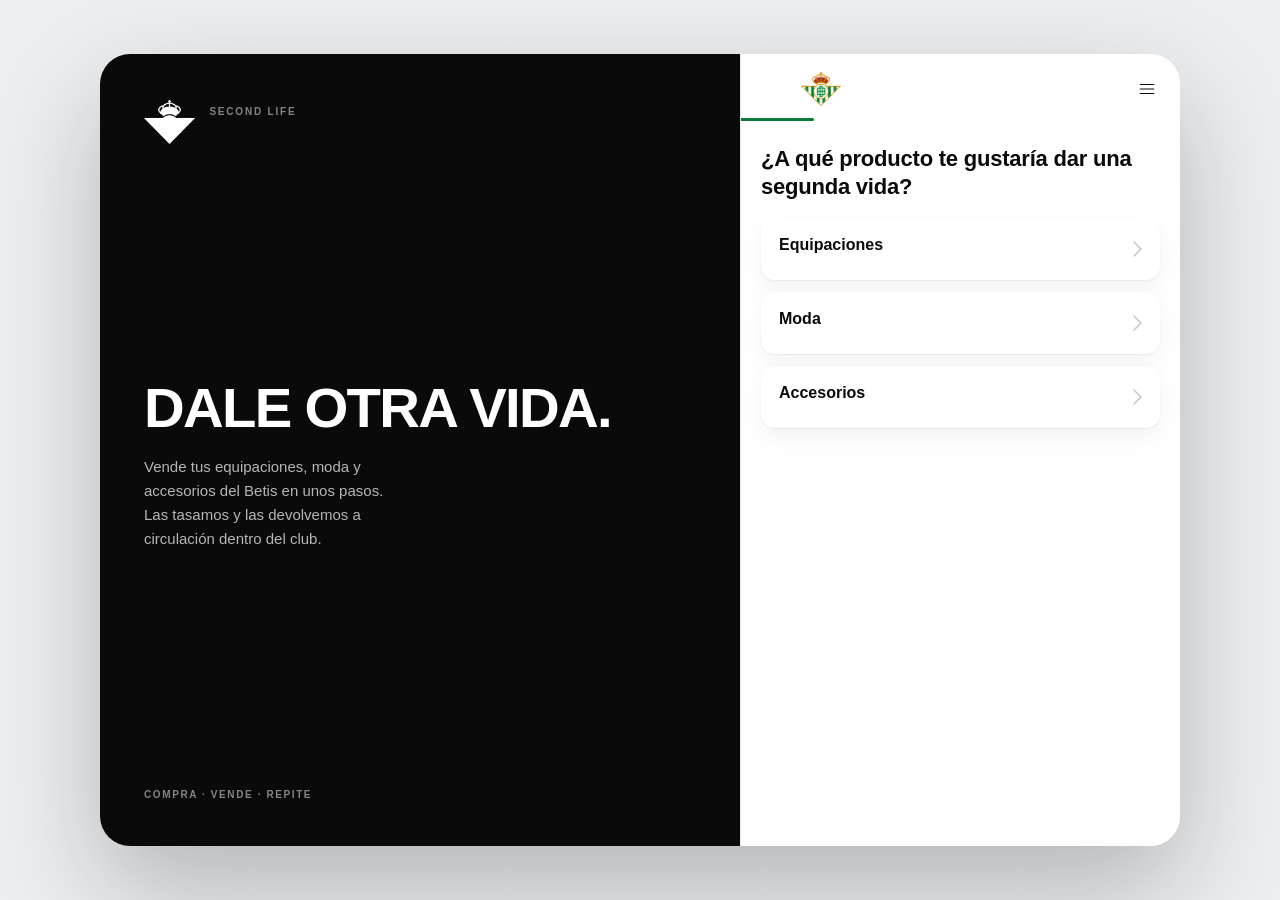
<file: app/index.html>
<!DOCTYPE html>
<html lang="es">
<head>
  <meta charset="UTF-8" />
  <meta name="viewport" content="width=device-width, initial-scale=1.0, maximum-scale=1, viewport-fit=cover" />
  <title>Real Betis · Second Life App</title>
  <meta name="theme-color" content="#ffffff" />
  <style>
    :root{
      --bg:#eceef0;
      --screen:#ffffff;
      --ink:#0a0a0a;
      --denim:#0B7A3B;
      --muted:#8a8a8f;
      --line:#e7e7ea;
      --chevron:#c7c7cc;
      --disabled:#ededf0;
      --disabled-text:#b3b3b8;
      --shadow:0 1px 2px rgba(0,0,0,.06), 0 10px 24px rgba(0,0,0,.05);
    }

    *{box-sizing:border-box}
    html,body{height:100%}
    body{
      margin:0;
      font-family:-apple-system, BlinkMacSystemFont, "Helvetica Neue", Helvetica, Arial, sans-serif;
      background:var(--bg);
      color:var(--ink);
      -webkit-font-smoothing:antialiased;
      display:flex;
      justify-content:center;
      align-items:flex-start;
    }
    button{font:inherit;border:none;background:none;cursor:pointer;color:inherit}
    a{color:inherit;text-decoration:none}

    .shell{
      width:100%;
      display:flex;
      justify-content:center;
    }

    .app{
      width:100%;
      max-width:430px;
      min-height:100vh;
      min-height:100dvh;
      background:var(--screen);
      display:flex;
      flex-direction:column;
      position:relative;
      overflow:hidden;
    }

    /* Panel editorial de marca (solo escritorio) */
    .brand-panel{display:none}

    /* Tablet: tarjeta tipo móvil centrada */
    @media (min-width:481px){
      body{align-items:center;padding:22px 0}
      .app{
        min-height:auto;
        height:90vh;
        max-height:920px;
        border-radius:36px;
        box-shadow:0 32px 80px rgba(0,0,0,.20);
      }
    }

    /* Escritorio: split panel de marca + app */
    @media (min-width:1024px){
      body{padding:34px}
      .shell{
        width:100%;
        max-width:1080px;
        height:88vh;
        max-height:880px;
        background:var(--screen);
        border-radius:30px;
        overflow:hidden;
        box-shadow:0 44px 110px rgba(0,0,0,.24);
      }
      .app{
        width:440px;
        max-width:440px;
        flex-shrink:0;
        height:100%;
        min-height:0;
        max-height:none;
        border-radius:0;
        box-shadow:none;
        border-left:1px solid var(--line);
      }
      .brand-panel{
        display:flex;
        flex:1;
        min-width:0;
        flex-direction:column;
        justify-content:space-between;
        padding:46px 44px;
        background:var(--ink);
        color:#fff;
        /* Para usar foto de fondo: descomenta y ajusta la ruta
        background-image:linear-gradient(rgba(0,0,0,.45),rgba(0,0,0,.45)), url('Imagenes/brand.webp');
        background-size:cover; background-position:center; */
      }
      .bp-top{display:flex;align-items:flex-start;gap:14px}
      .bp-logo{display:flex;align-items:center}
      .bp-logo img{height:44px;width:auto;display:block;object-fit:contain;filter:brightness(0) invert(1)}
      .bp-tag{font-size:10px;font-weight:700;letter-spacing:.18em;text-transform:uppercase;color:rgba(255,255,255,.5);margin-top:6px}
      .bp-title{
        margin:0;
        font-size:clamp(42px,4.4vw,72px);
        line-height:.92;
        letter-spacing:-.03em;
        font-weight:800;
        text-transform:uppercase;
      }
      .bp-copy{max-width:32ch;margin:22px 0 0;font-size:15px;line-height:1.6;color:rgba(255,255,255,.7)}
      .bp-foot{font-size:10px;font-weight:700;letter-spacing:.16em;text-transform:uppercase;color:rgba(255,255,255,.5)}
    }

    /* HEADER */
    .app-header{
      display:flex;
      align-items:center;
      gap:12px;
      padding:18px 18px 12px;
      flex-shrink:0;
    }
    .brand{
      display:flex;
      align-items:center;
      margin-right:auto;
    }
    .brand img{
      height:34px;
      width:auto;
      display:block;
      object-fit:contain;
    }
    .icon-btn{
      width:30px;height:30px;
      display:flex;align-items:center;justify-content:center;
      color:var(--ink);
    }
    .icon-btn:active{opacity:.5}

    .app-progress{height:3px;background:transparent;flex-shrink:0;margin:0 0 2px}
    .app-progress i{display:block;height:3px;background:var(--denim);width:16%;border-radius:0 2px 2px 0;transition:width .35s ease}

    .app-main{
      flex:1;
      overflow-y:auto;
      -webkit-overflow-scrolling:touch;
      padding:18px 20px 20px;
    }
    .app-footer{padding:12px 20px calc(22px + env(safe-area-inset-bottom));flex-shrink:0}
    .app-footer:empty{display:none;padding:0}

    /* TYPE */
    .q{
      margin:4px 0 18px;
      font-size:22px;
      font-weight:700;
      line-height:1.25;
      letter-spacing:-.01em;
    }
    .q-sub{
      margin:-8px 0 20px;
      font-size:14px;
      line-height:1.5;
      color:var(--muted);
    }

    /* ROWS / CARDS */
    .list{display:flex;flex-direction:column;gap:12px}
    .row{
      width:100%;
      display:flex;
      align-items:center;
      gap:14px;
      text-align:left;
      background:var(--screen);
      border-radius:14px;
      padding:18px 18px;
      box-shadow:var(--shadow);
      transition:transform .12s ease, box-shadow .2s ease;
    }
    .row:hover{box-shadow:0 2px 4px rgba(0,0,0,.08), 0 14px 30px rgba(0,0,0,.07)}
    .row:active{transform:scale(.99)}
    .row .label{flex:1;min-width:0;font-size:16px}
    .row .label .t{display:block;font-weight:600}
    .row .label .s{display:block;margin-top:3px;font-size:13px;color:var(--muted)}
    .row .chev{color:var(--chevron);flex-shrink:0}

    /* BUTTONS */
    .btn{
      width:100%;
      height:52px;
      border-radius:13px;
      font-size:16px;
      font-weight:600;
      display:flex;
      align-items:center;
      justify-content:center;
      gap:8px;
      transition:opacity .2s ease, transform .12s ease;
    }
    .btn:active{transform:scale(.99)}
    .btn-primary{background:var(--ink);color:#fff}
    .btn-disabled{background:var(--disabled);color:var(--disabled-text);cursor:not-allowed}
    .btn-outline{background:#fff;color:var(--ink);border:1.6px solid var(--ink)}

    /* FIELD */
    .field{
      width:100%;
      min-height:240px;
      border:1px solid var(--line);
      border-radius:14px;
      padding:16px;
      font:inherit;
      font-size:16px;
      line-height:1.5;
      resize:none;
      outline:none;
      color:var(--ink);
    }
    .field:focus{border-color:#cfcfd4}
    .field::placeholder{color:#bcbcc2}

    /* FILES */
    .drop-label{margin:0 0 12px;font-size:16px}
    .drop{
      border:2px dashed #d4d4d8;
      border-radius:14px;
      min-height:210px;
      display:flex;
      align-items:center;
      justify-content:center;
      color:#bdbdc2;
      cursor:pointer;
      transition:border-color .2s ease, background .2s ease;
    }
    .drop.dragover{border-color:var(--ink);background:#fafafa}
    .files-grid{display:grid;grid-template-columns:repeat(3,1fr);gap:8px;margin-top:12px}
    .files-grid img{width:100%;aspect-ratio:1;object-fit:cover;border-radius:10px;display:block}
    .missing{margin:14px 0 0;font-size:15px}

    /* FINISH */
    .finish-badge{
      width:54px;height:54px;border-radius:50%;
      background:var(--ink);color:#fff;
      display:flex;align-items:center;justify-content:center;
      margin:8px 0 18px;
    }
    .summary{margin-top:22px;border-top:1px solid var(--line)}
    .summary-item{padding:16px 0;border-bottom:1px solid var(--line)}
    .summary-item .si-cat{font-size:11px;font-weight:700;letter-spacing:.12em;text-transform:uppercase;color:var(--muted)}
    .summary-item .si-name{margin:6px 0 2px;font-size:16px;font-weight:600}
    .summary-item .si-meta{font-size:13px;color:var(--muted)}

    /* MENU */
    .menu{
      position:absolute;inset:0;
      background:rgba(255,255,255,.99);
      z-index:50;
      padding:60px 26px;
      display:none;
    }
    .menu.open{display:block}
    .menu-close{position:absolute;top:18px;right:18px;width:30px;height:30px;display:flex;align-items:center;justify-content:center}
    .menu a{
      display:block;
      font-size:24px;
      font-weight:800;
      text-transform:uppercase;
      letter-spacing:-.01em;
      padding:16px 0;
      border-bottom:1px solid var(--line);
    }
    .menu a:active{opacity:.5}

    /* FORM FIELDS (identidad / OTP) */
    .label{display:block;margin:0 0 8px;font-size:14px;font-weight:600}
    .input{
      width:100%;height:54px;
      border:1px solid var(--line);border-radius:12px;
      padding:0 16px;font:inherit;font-size:16px;outline:none;color:var(--ink);
      background:#fff;
    }
    .input:focus{border-color:#cfcfd4}
    .input::placeholder{color:#bcbcc2}
    .gap{height:22px}

    .select{
      width:100%;height:54px;
      border:1px solid var(--line);border-radius:12px;
      padding:0 16px;font:inherit;font-size:16px;outline:none;color:var(--ink);
      background:#fff;appearance:none;
      background-image:url("data:image/svg+xml,%3Csvg xmlns='http://www.w3.org/2000/svg' width='12' height='8' viewBox='0 0 12 8'%3E%3Cpath d='M1 1l5 5 5-5' stroke='%238a8a8f' stroke-width='1.6' fill='none' stroke-linecap='round'/%3E%3C/svg%3E");
      background-repeat:no-repeat;background-position:right 16px center;
    }
    .select:focus{border-color:#cfcfd4}
    .select.placeholder{color:#bcbcc2}
    .field-group{display:flex;flex-direction:column;gap:14px;margin-bottom:18px}

    .otp{display:flex;gap:8px;margin:2px 0 0}
    .otp input{
      flex:1;min-width:0;height:60px;text-align:center;
      border:1px solid var(--line);border-radius:12px;
      font-size:22px;font-weight:600;outline:none;color:var(--ink);background:#fff;
      -moz-appearance:textfield;
    }
    .otp input:focus{border-color:var(--ink)}
    .hint{margin:12px 0 16px;font-size:14px;color:#6f6f74}

    /* CONFIRMACIÓN */
    .section-label{margin:24px 0 14px;font-size:18px;font-weight:400}
    .confirm-card{
      border:1px solid var(--line);border-radius:14px;
      padding:16px;display:flex;gap:14px;margin-bottom:14px;
    }
    .confirm-thumb{
      width:64px;height:64px;border-radius:10px;flex-shrink:0;overflow:hidden;
      background:#f3f3f5;display:flex;align-items:center;justify-content:center;color:#c2c2c8;
    }
    .confirm-thumb img{width:100%;height:100%;object-fit:cover}
    .confirm-body{flex:1;min-width:0}
    .cc-name{margin:0 0 2px;font-size:17px;font-weight:600}
    .cc-cond{margin:0 0 6px;font-size:14px;color:var(--muted)}
    .cc-det{margin:0 0 10px;font-size:13px;color:#6f6f74;word-break:break-word}
    .cc-imgs{display:flex;gap:6px;flex-wrap:wrap;margin:0 0 12px}
    .cc-imgs img{width:54px;height:54px;border-radius:8px;object-fit:cover;display:block}
    .tag-review{
      display:inline-block;background:var(--ink);color:#fff;
      font-size:14px;font-weight:600;border-radius:20px;padding:8px 16px;
    }

    /* MODAL */
    .modal{position:absolute;inset:0;z-index:60;display:none;align-items:center;justify-content:center;padding:22px}
    .modal.open{display:flex}
    .modal-backdrop{position:absolute;inset:0;background:rgba(0,0,0,.45)}
    .modal-card{position:relative;background:#fff;border-radius:16px;padding:22px;width:100%;max-width:360px}
    .modal-head{display:flex;align-items:center;justify-content:space-between;margin-bottom:14px}
    .modal-title{font-size:19px;font-weight:600}
    .modal-text{margin:0 0 20px;font-size:15px;line-height:1.5;color:#3a3a3f}
    .modal-actions{display:flex;gap:12px}
    .modal-actions .btn{height:50px}

    /* ÉXITO */
    .app-main.center{display:flex;flex-direction:column;justify-content:center;align-items:center;text-align:center}
    .done-title{display:flex;align-items:center;justify-content:center;gap:12px;font-size:26px;font-weight:500;margin-bottom:26px}
    .done-main{margin:0 0 10px;font-size:18px;font-weight:600}
    .done-sub{margin:0;max-width:330px;font-size:15px;line-height:1.5;color:var(--muted)}

    @media (prefers-reduced-motion: reduce){
      *{transition:none !important}
    }
  </style>
</head>
<body>
  <div class="shell">
    <aside class="brand-panel">
      <div class="bp-top">
        <span class="bp-logo">
          <img src="[data-uri]" alt="Real Betis Balompié" />
        </span>
        <span class="bp-tag">Second Life</span>
      </div>
      <div>
        <h2 class="bp-title">Dale otra vida.</h2>
        <p class="bp-copy">Vende tus equipaciones, moda y accesorios del Betis en unos pasos. Las tasamos y las devolvemos a circulación dentro del club.</p>
      </div>
      <div class="bp-foot">Compra · Vende · Repite</div>
    </aside>

    <div class="app">
      <header class="app-header">
      <button class="icon-btn" id="backBtn" aria-label="Atrás" style="visibility:hidden">
        <svg width="11" height="18" viewBox="0 0 11 18" fill="none" stroke="currentColor" stroke-width="1.8" stroke-linecap="round" stroke-linejoin="round"><path d="M9 1L2 9l7 8"/></svg>
      </button>
      <div class="brand">
        <img src="[data-uri]" alt="Real Betis Balompié" />
      </div>
      <button class="icon-btn" id="menuBtn" aria-label="Menú">
        <svg width="22" height="22" viewBox="0 0 24 24" fill="none" stroke="currentColor" stroke-width="1.6" stroke-linecap="round"><path d="M3 6h18M3 12h18M3 18h18"/></svg>
      </button>
    </header>

    <div class="app-progress"><i id="progressBar"></i></div>

    <main class="app-main" id="appMain"></main>
    <footer class="app-footer" id="appFooter"></footer>

    <nav class="menu" id="appMenu">
      <button class="menu-close" id="menuClose" aria-label="Cerrar">
        <svg width="22" height="22" viewBox="0 0 24 24" fill="none" stroke="currentColor" stroke-width="1.7" stroke-linecap="round"><path d="M5 5l14 14M19 5L5 19"/></svg>
      </button>
      <a data-go="home">Inicio</a>
      <a data-cat="equipaciones">Equipaciones</a>
      <a data-cat="moda">Moda</a>
      <a data-cat="accesorios">Accesorios</a>
    </nav>

    <div class="modal" id="finishModal">
      <div class="modal-backdrop" data-close></div>
      <div class="modal-card">
        <div class="modal-head">
          <div class="modal-title">Finalizar proceso</div>
          <button class="icon-btn" data-close aria-label="Cerrar">
            <svg width="20" height="20" viewBox="0 0 24 24" fill="none" stroke="currentColor" stroke-width="1.7" stroke-linecap="round"><path d="M5 5l14 14M19 5L5 19"/></svg>
          </button>
        </div>
        <p class="modal-text">¿Estás seguro de que quieres finalizar el proceso?</p>
        <div class="modal-actions">
          <button class="btn btn-outline" data-close>Cancelar</button>
          <button class="btn btn-primary" id="finishConfirm">Finalizar</button>
        </div>
      </div>
    </div>
    </div>
  </div>

  <script>
    // ---------- DATOS ----------
    const CATS = [
      { key:'equipaciones', label:'Equipaciones' },
      { key:'moda', label:'Moda' },
      { key:'accesorios', label:'Accesorios' }
    ];
    const CAT_LABEL = { equipaciones:'Equipaciones', moda:'Moda', accesorios:'Accesorios' };

    const SUBCATS = {
      equipaciones: [
        'Primera equipación', 'Segunda equipación', 'Tercera equipación', 'Equipación porteros'
      ],
      moda: [
        'Camisetas', 'Sudaderas y chándal', 'Chaquetas y chalecos',
        'Polos y camisas', 'Jerseys', 'Pantalones y shorts'
      ],
      accesorios: [
        'Bufandas y banderas', 'Gorros y gorras', 'Mochilas', 'Calzado', 'Souvenirs'
      ]
    };

    // Campos a mostrar en "Detalles del producto" según categoría
    const DETAIL_FIELDS = {
      equipaciones: ['talla', 'temporada', 'genero'],
      moda: ['talla', 'color', 'genero'],
      accesorios: ['talla', 'color']
    };

    const CONDITIONS = [
      { t:'Nuevo*', s:'Nunca usado, con etiquetas' },
      { t:'Muy buen estado*', s:'Sin defectos visibles' },
      { t:'Buen estado*', s:'Uso normal, pequeñas marcas de uso' },
      { t:'Con señales de uso*', s:'Visible desgaste, funcional' }
    ];

    const CHEV = '<svg class="chev" width="9" height="16" viewBox="0 0 9 16" fill="none"><path d="M1 1l7 7-7 7" stroke="currentColor" stroke-width="1.6" stroke-linecap="round" stroke-linejoin="round"/></svg>';
    const UPLOAD = '<svg width="34" height="34" viewBox="0 0 24 24" fill="none" stroke="currentColor" stroke-width="1.5" stroke-linecap="round" stroke-linejoin="round"><path d="M12 16V4"/><path d="M7 9l5-5 5 5"/><path d="M4 16v2a2 2 0 0 0 2 2h12a2 2 0 0 0 2-2v-2"/></svg>';
    const CHECK = '<svg width="26" height="26" viewBox="0 0 24 24" fill="none" stroke="currentColor" stroke-width="2" stroke-linecap="round" stroke-linejoin="round"><path d="M4 12l5 5L20 6"/></svg>';
    const PLACEHOLDER = '<svg width="28" height="28" viewBox="0 0 24 24" fill="none" stroke="currentColor" stroke-width="1.4"><rect x="3" y="3" width="18" height="18" rx="2"/><circle cx="8.5" cy="8.5" r="1.5"/><path d="M21 15l-5-5L5 21"/></svg>';

    function esc(s){ return String(s == null ? '' : s).replace(/[&<>"]/g, c => ({'&':'&amp;','<':'&lt;','>':'&gt;','"':'&quot;'}[c])); }

    const TOTAL = 6;

    // ---------- ESTADO ----------
    let state = {
      step: 1,
      category: null,
      subcategory: null,
      condition: null,
      size: '',
      color: '',
      season: '',
      gender: '',
      details: '',
      images: [],
      email: '',
      items: []
    };
    let otpTimer = null;

    // ---------- REFS ----------
    const appMain = document.getElementById('appMain');
    const appFooter = document.getElementById('appFooter');
    const backBtn = document.getElementById('backBtn');
    const progressBar = document.getElementById('progressBar');
    const appMenu = document.getElementById('appMenu');

    // ---------- HELPERS ----------
    function resetItem(){
      state.category = null;
      state.subcategory = null;
      state.condition = null;
      state.size = '';
      state.color = '';
      state.season = '';
      state.gender = '';
      state.details = '';
      state.images = [];
    }
    function resetAll(){
      state.items = [];
      resetItem();
      state.step = 1;
    }
    function snapshot(){
      return {
        category: state.category,
        subcategory: state.subcategory,
        condition: state.condition,
        size: state.size,
        color: state.color,
        season: state.season,
        gender: state.gender,
        details: state.details,
        images: state.images.slice()
      };
    }
    function setChrome(){
      if(otpTimer){ clearInterval(otpTimer); otpTimer = null; }
      var modal = document.getElementById('finishModal');
      if(modal) modal.classList.remove('open');
      appMenu.classList.remove('open');
      backBtn.style.visibility = (state.step === 1 || state.step === 10) ? 'hidden' : 'visible';
      appMain.classList.toggle('center', state.step === 10);
      const track = progressBar.parentElement;
      track.style.visibility = state.step === 10 ? 'hidden' : 'visible';
      const frac = state.step >= 7 ? 1 : state.step / TOTAL;
      progressBar.style.width = (frac * 100) + '%';
      appMain.scrollTop = 0;
    }
    function go(step){ state.step = step; render(); }

    // ---------- RENDER ----------
    function render(){
      setChrome();
      switch(state.step){
        case 1: renderCategory(); break;
        case 2: renderSubcategory(); break;
        case 3: renderCondition(); break;
        case 4: renderDetails(); break;
        case 5: renderFiles(); break;
        case 6: renderAddMore(); break;
        case 7: renderIdentity(); break;
        case 8: renderOTP(); break;
        case 9: renderConfirm(); break;
        case 10: renderSuccess(); break;
      }
    }

    function renderCategory(){
      appMain.innerHTML =
        '<h1 class="q">¿A qué producto te gustaría dar una segunda vida?</h1>' +
        '<div class="list">' +
          CATS.map(c => '<button class="row" data-cat="' + c.key + '"><span class="label">' + c.label + '</span>' + CHEV + '</button>').join('') +
        '</div>';
      appFooter.innerHTML = '';
      appMain.querySelectorAll('[data-cat]').forEach(b => {
        b.addEventListener('click', () => { state.category = b.dataset.cat; go(2); });
      });
    }

    function renderSubcategory(){
      const list = SUBCATS[state.category] || [];
      appMain.innerHTML =
        '<h1 class="q">Elige el tipo de producto</h1>' +
        '<div class="list">' +
          list.map((s, i) => '<button class="row" data-sub="' + i + '"><span class="label">' + s + '</span>' + CHEV + '</button>').join('') +
        '</div>';
      appFooter.innerHTML = '';
      appMain.querySelectorAll('[data-sub]').forEach(b => {
        b.addEventListener('click', () => { state.subcategory = list[+b.dataset.sub]; go(3); });
      });
    }

    function renderCondition(){
      appMain.innerHTML =
        '<h1 class="q">¿Cuál es el estado de tu artículo?</h1>' +
        '<p class="q-sub">*El producto será tasado por nuestros agentes.</p>' +
        '<div class="list">' +
          CONDITIONS.map((c, i) =>
            '<button class="row" data-cond="' + i + '"><span class="label"><span class="t">' + c.t + '</span><span class="s">' + c.s + '</span></span>' + CHEV + '</button>'
          ).join('') +
        '</div>';
      appFooter.innerHTML = '';
      appMain.querySelectorAll('[data-cond]').forEach(b => {
        b.addEventListener('click', () => { state.condition = CONDITIONS[+b.dataset.cond].t; go(4); });
      });
    }

    const SIZES = ['XXS','XS','S','M','L','XL','XXL','XXXL','34','36','38','40','42','44','46','48','36 (calzado)','37','38','39','40 (calzado)','41','42 (calzado)','43','44 (calzado)','45','Talla única'];
    const COLORS = ['Verde','Blanco','Verde y blanco (rayas)','Negro','Gris','Dorado','Grana','Multicolor','Otro'];
    const SEASONS = ['2026/27','2025/26','2024/25','2023/24','2022/23','Anterior a 2022/23 (retro)'];
    const GENDERS = ['Hombre','Mujer','Niño'];

    const FIELD_DEF = {
      talla: { label:'Talla', options: SIZES, placeholder:'Selecciona una talla' },
      color: { label:'Color', options: COLORS, placeholder:'Selecciona un color' },
      temporada: { label:'Temporada', options: SEASONS, placeholder:'Selecciona una temporada' },
      genero: { label:'Género', options: GENDERS, placeholder:'Selecciona un género' }
    };
    // Mapeo de cada campo a su clave en el estado del artículo
    const FIELD_STATE_KEY = { talla:'size', color:'color', temporada:'season', genero:'gender' };

    function renderDetails(){
      const fields = DETAIL_FIELDS[state.category] || ['talla', 'color'];

      const fieldHTML = fields.map(f => {
        const def = FIELD_DEF[f];
        const stateKey = FIELD_STATE_KEY[f];
        const current = state[stateKey] || '';
        const opts = '<option value="" disabled>' + def.placeholder + '</option>' +
          def.options.map(o => '<option value="' + o + '"' + (current === o ? ' selected' : '') + '>' + o + '</option>').join('');
        return '<div><label class="label">' + def.label + '</label><select class="select" id="sel_' + f + '">' + opts + '</select></div>';
      }).join('');

      appMain.innerHTML =
        '<h1 class="q">Detalles del producto</h1>' +
        '<p class="q-sub">Cuéntanos más sobre tu artículo.</p>' +
        '<div class="field-group">' + fieldHTML + '</div>' +
        '<label class="label">Descripción</label>' +
        '<textarea class="field" id="story" placeholder="¿Cuál es su historia?"></textarea>';
      appFooter.innerHTML = '<button class="btn btn-disabled" id="cont" disabled>Continuar</button>';

      const ta = document.getElementById('story');
      const cont = document.getElementById('cont');
      ta.value = state.details || '';

      const selects = fields.map(f => ({ f, el: document.getElementById('sel_' + f), key: FIELD_STATE_KEY[f] }));

      const sync = () => {
        state.details = ta.value;
        let allFilled = true;
        selects.forEach(s => {
          state[s.key] = s.el.value;
          if(!s.el.value) allFilled = false;
        });
        const ok = ta.value.trim().length > 0 && allFilled;
        cont.disabled = !ok;
        cont.className = 'btn ' + (ok ? 'btn-primary' : 'btn-disabled');
      };
      ta.addEventListener('input', sync);
      selects.forEach(s => s.el.addEventListener('change', sync));
      sync();
      cont.addEventListener('click', () => { if(!cont.disabled) go(5); });
    }

    function renderFiles(){
      const remaining = Math.max(0, 2 - state.images.length);
      const missingTxt = remaining > 0
        ? 'Faltan ' + remaining + ' ' + (remaining === 1 ? 'imagen' : 'imágenes') + '.'
        : 'Imágenes añadidas.';
      appMain.innerHTML =
        '<h1 class="q">Archivos</h1>' +
        '<p class="q-sub">Añade imágenes o documentos del producto.</p>' +
        '<p class="drop-label">Añade fotos o arrastra imágenes aquí</p>' +
        '<div class="drop" id="drop"><input type="file" id="fileInput" accept="image/*" multiple hidden>' + UPLOAD + '</div>' +
        (state.images.length ? '<div class="files-grid">' + state.images.map(u => '<img src="' + u + '" alt="">').join('') + '</div>' : '') +
        '<p class="missing">' + missingTxt + '</p>';

      const ok = state.images.length >= 2;
      appFooter.innerHTML = '<button class="btn ' + (ok ? 'btn-primary' : 'btn-disabled') + '" id="cont"' + (ok ? '' : ' disabled') + '>Continuar</button>';

      const drop = document.getElementById('drop');
      const input = document.getElementById('fileInput');
      const cont = document.getElementById('cont');

      drop.addEventListener('click', () => input.click());
      input.addEventListener('change', e => addFiles(e.target.files));
      drop.addEventListener('dragover', e => { e.preventDefault(); drop.classList.add('dragover'); });
      drop.addEventListener('dragleave', () => drop.classList.remove('dragover'));
      drop.addEventListener('drop', e => { e.preventDefault(); drop.classList.remove('dragover'); addFiles(e.dataTransfer.files); });
      cont.addEventListener('click', () => { if(!cont.disabled) go(6); });
    }

    function addFiles(fileList){
      Array.from(fileList || []).forEach(f => {
        if(f.type && f.type.indexOf('image') === 0 && state.images.length < 6){
          state.images.push(URL.createObjectURL(f));
        }
      });
      render();
    }

    function renderAddMore(){
      appMain.innerHTML =
        '<h1 class="q">¿Quieres añadir más?</h1>' +
        '<p class="q-sub">Añade más artículos para aumentar el valor de reventa.</p>';
      appFooter.innerHTML =
        '<button class="btn btn-primary" id="addAnother">+ Añadir otro artículo</button>' +
        '<button class="btn btn-outline" id="noContinue" style="margin-top:12px">No, continuar</button>';

      document.getElementById('addAnother').addEventListener('click', () => {
        state.items.push(snapshot());
        resetItem();
        go(1);
      });
      document.getElementById('noContinue').addEventListener('click', () => {
        state.items.push(snapshot());
        go(7);
      });
    }

    function renderIdentity(){
      appMain.innerHTML =
        '<h1 class="q">Verifica tu identidad</h1>' +
        '<p class="q-sub">Te enviaremos un código a tu correo para verificar tu identidad.</p>' +
        '<label class="label">Email</label>' +
        '<input class="input" id="email" type="email" autocomplete="email" placeholder="email@example.com" value="' + esc(state.email) + '">';
      appFooter.innerHTML = '<button class="btn btn-disabled" id="send" disabled>Enviar</button>';

      const email = document.getElementById('email');
      const send = document.getElementById('send');
      const valid = () => /^\S+@\S+\.\S+$/.test(email.value.trim());
      const sync = () => {
        state.email = email.value;
        const ok = valid();
        send.disabled = !ok;
        send.className = 'btn ' + (ok ? 'btn-primary' : 'btn-disabled');
      };
      email.addEventListener('input', sync);
      sync();
      send.addEventListener('click', () => { if(!send.disabled) go(8); });
    }

    function renderOTP(){
      appMain.innerHTML =
        '<h1 class="q">Verifica tu identidad</h1>' +
        '<p class="q-sub">Te enviaremos un código a tu correo para verificar tu identidad.</p>' +
        '<label class="label">Email</label>' +
        '<input class="input" id="otpEmail" type="email" value="' + esc(state.email) + '">' +
        '<div class="gap"></div>' +
        '<label class="label">Código de verificación</label>' +
        '<div class="otp" id="otp">' +
          [0,1,2,3,4,5].map(() => '<input inputmode="numeric" maxlength="1">').join('') +
        '</div>' +
        '<p class="hint">Revisa tu email e introduce el código.</p>' +
        '<button class="btn btn-primary" id="paste">Pegar código</button>';
      appFooter.innerHTML = '<button class="btn btn-disabled" id="resend" disabled>Reenviar código (53s)</button>';

      const boxes = Array.from(appMain.querySelectorAll('.otp input'));
      const code = () => boxes.map(b => b.value).join('');
      const check = () => { if(/^\d{6}$/.test(code())) setTimeout(() => { if(state.step === 8) go(9); }, 160); };

      boxes.forEach((b, i) => {
        b.addEventListener('input', () => {
          b.value = b.value.replace(/\D/g, '').slice(0, 1);
          if(b.value && i < 5) boxes[i + 1].focus();
          check();
        });
        b.addEventListener('keydown', e => {
          if(e.key === 'Backspace' && !b.value && i > 0) boxes[i - 1].focus();
        });
      });

      document.getElementById('otpEmail').addEventListener('input', e => { state.email = e.target.value; });

      document.getElementById('paste').addEventListener('click', async () => {
        let c = '';
        try { c = (await navigator.clipboard.readText()).replace(/\D/g, '').slice(0, 6); } catch(_){}
        if(c.length < 6) c = '482913';
        boxes.forEach((b, i) => { b.value = c[i] || ''; });
        check();
      });

      const resend = document.getElementById('resend');
      let secs = 53;
      otpTimer = setInterval(() => {
        secs--;
        if(secs <= 0){
          clearInterval(otpTimer); otpTimer = null;
          resend.disabled = false;
          resend.className = 'btn btn-outline';
          resend.textContent = 'Reenviar código';
          resend.addEventListener('click', () => go(8));
        } else {
          resend.textContent = 'Reenviar código (' + secs + 's)';
        }
      }, 1000);
    }

    function renderConfirm(){
      const cards = state.items.map(it => {
        const cond = (it.condition || '').replace(/\*$/, '');
        const thumb = (it.images && it.images.length) ? '<img src="' + it.images[0] + '" alt="">' : PLACEHOLDER;
        const imgs = (it.images || []).map(u => '<img src="' + u + '" alt="">').join('');
        return '<div class="confirm-card">' +
            '<div class="confirm-thumb">' + thumb + '</div>' +
            '<div class="confirm-body">' +
              '<p class="cc-name">' + (CAT_LABEL[it.category] || '') + ' / ' + (it.subcategory || '') + '</p>' +
              '<p class="cc-cond">' + cond + '</p>' +
              (function(){
                const parts = [];
                if(it.size) parts.push('Talla: ' + esc(it.size));
                if(it.color) parts.push('Color: ' + esc(it.color));
                if(it.season) parts.push('Temporada: ' + esc(it.season));
                if(it.gender) parts.push('Género: ' + esc(it.gender));
                return parts.length ? '<p class="cc-det">' + parts.join(' · ') + '</p>' : '';
              })() +
              (it.details ? '<p class="cc-det">Descripción: ' + esc(it.details) + '</p>' : '') +
              (imgs ? '<div class="cc-imgs">' + imgs + '</div>' : '') +
              '<span class="tag-review">Necesita revisión</span>' +
            '</div>' +
          '</div>';
      }).join('');

      appMain.innerHTML =
        '<h1 class="q">Confirmación</h1>' +
        '<p class="q-sub">Confirma los productos antes de finalizar.</p>' +
        '<p class="section-label">Productos</p>' +
        cards;
      appFooter.innerHTML = '<button class="btn btn-primary" id="confirm">Confirmar</button>';
      document.getElementById('confirm').addEventListener('click', openFinishModal);
    }

    function renderSuccess(){
      appMain.innerHTML =
        '<div class="done-title">' + CHECK + ' ¡Listo!</div>' +
        '<p class="done-main">Has finalizado el proceso con éxito.</p>' +
        '<p class="done-sub">Recibirás un correo cuando se seleccionen los productos aptos para segunda vida.</p>';
      appFooter.innerHTML = '<button class="btn btn-primary" id="restart">Iniciar segunda vida</button>';
      document.getElementById('restart').addEventListener('click', () => { resetAll(); render(); });
    }

    function openFinishModal(){ document.getElementById('finishModal').classList.add('open'); }

    // ---------- NAV GLOBAL ----------
    backBtn.addEventListener('click', () => { if(state.step > 1) go(state.step - 1); });
    document.getElementById('menuBtn').addEventListener('click', () => appMenu.classList.add('open'));
    document.getElementById('menuClose').addEventListener('click', () => appMenu.classList.remove('open'));
    appMenu.querySelectorAll('a').forEach(a => {
      a.addEventListener('click', () => {
        if(a.dataset.go === 'home'){ resetAll(); render(); }
        else if(a.dataset.cat){ state.category = a.dataset.cat; go(2); }
        appMenu.classList.remove('open');
      });
    });

    const finishModal = document.getElementById('finishModal');
    finishModal.querySelectorAll('[data-close]').forEach(el => {
      el.addEventListener('click', () => finishModal.classList.remove('open'));
    });
    document.getElementById('finishConfirm').addEventListener('click', () => {
      finishModal.classList.remove('open');
      go(10);
    });

    render();
  </script>
</body>
</html>
</file>
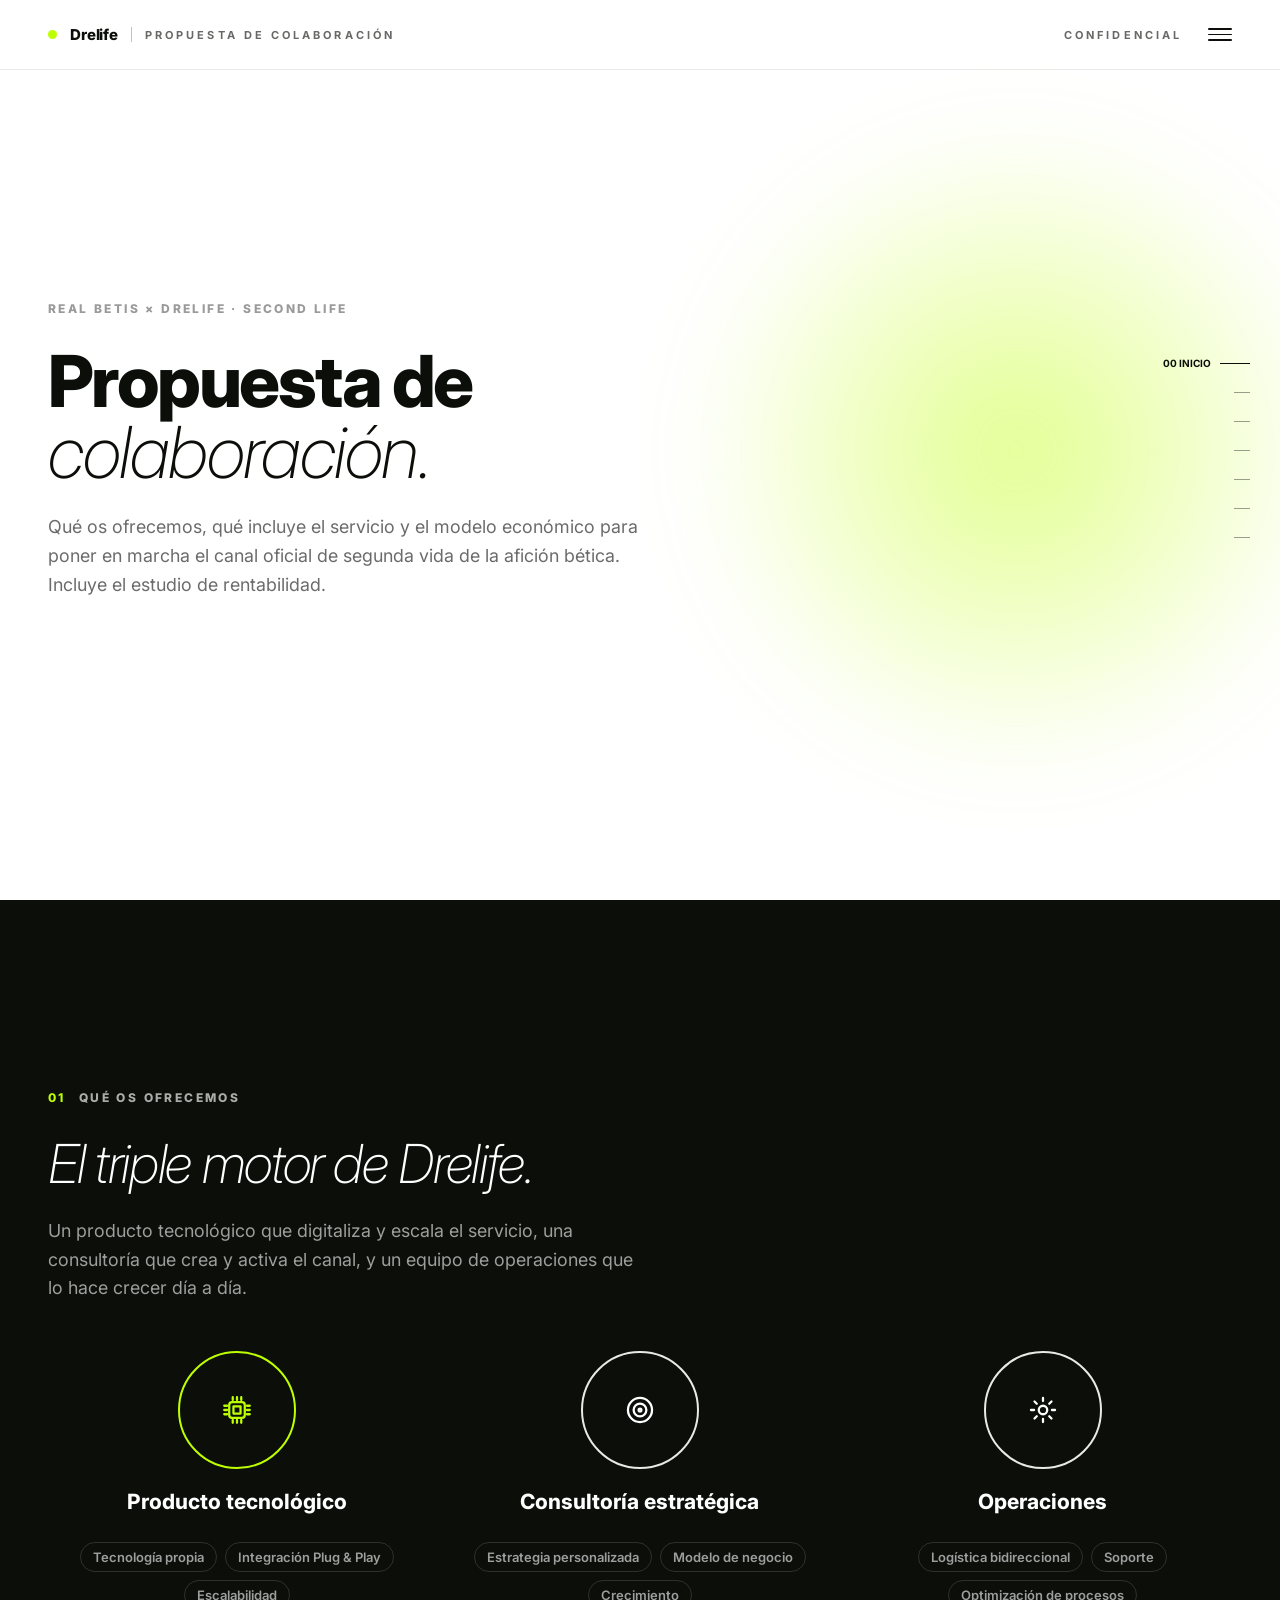
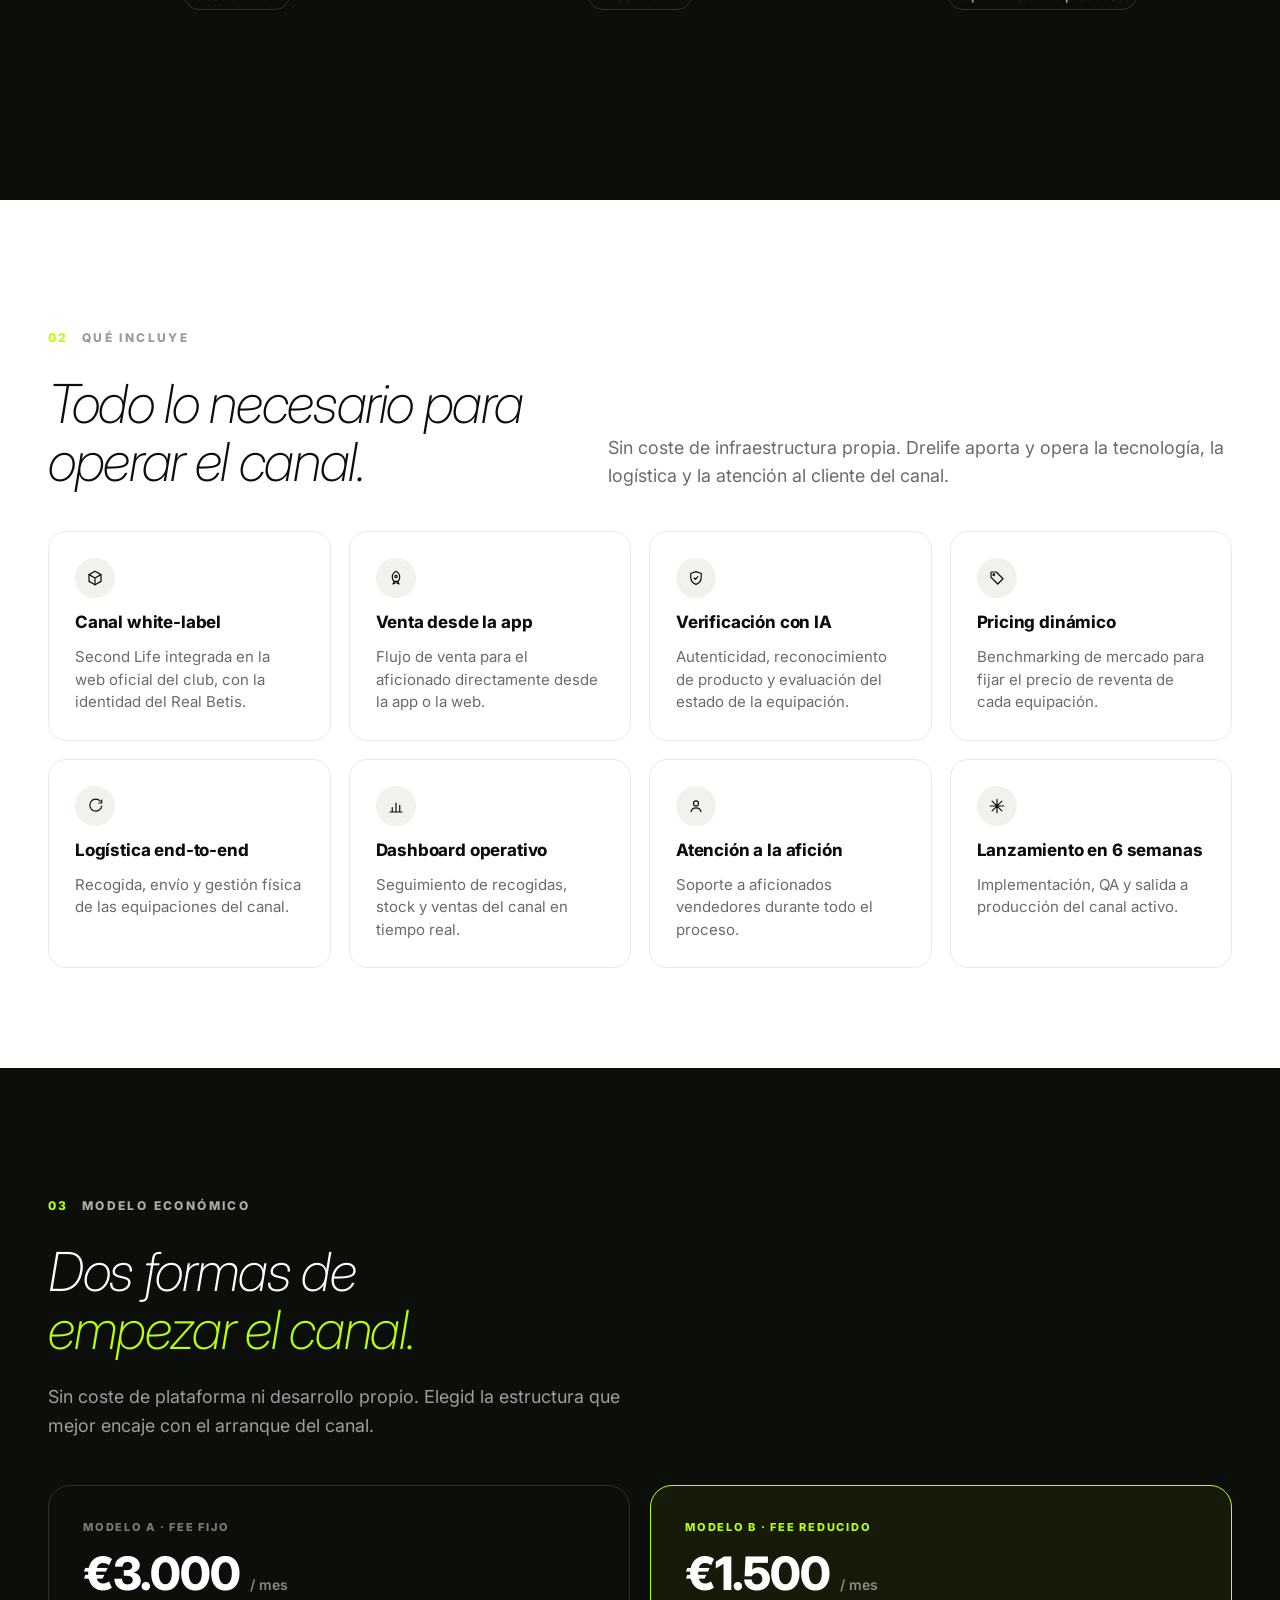
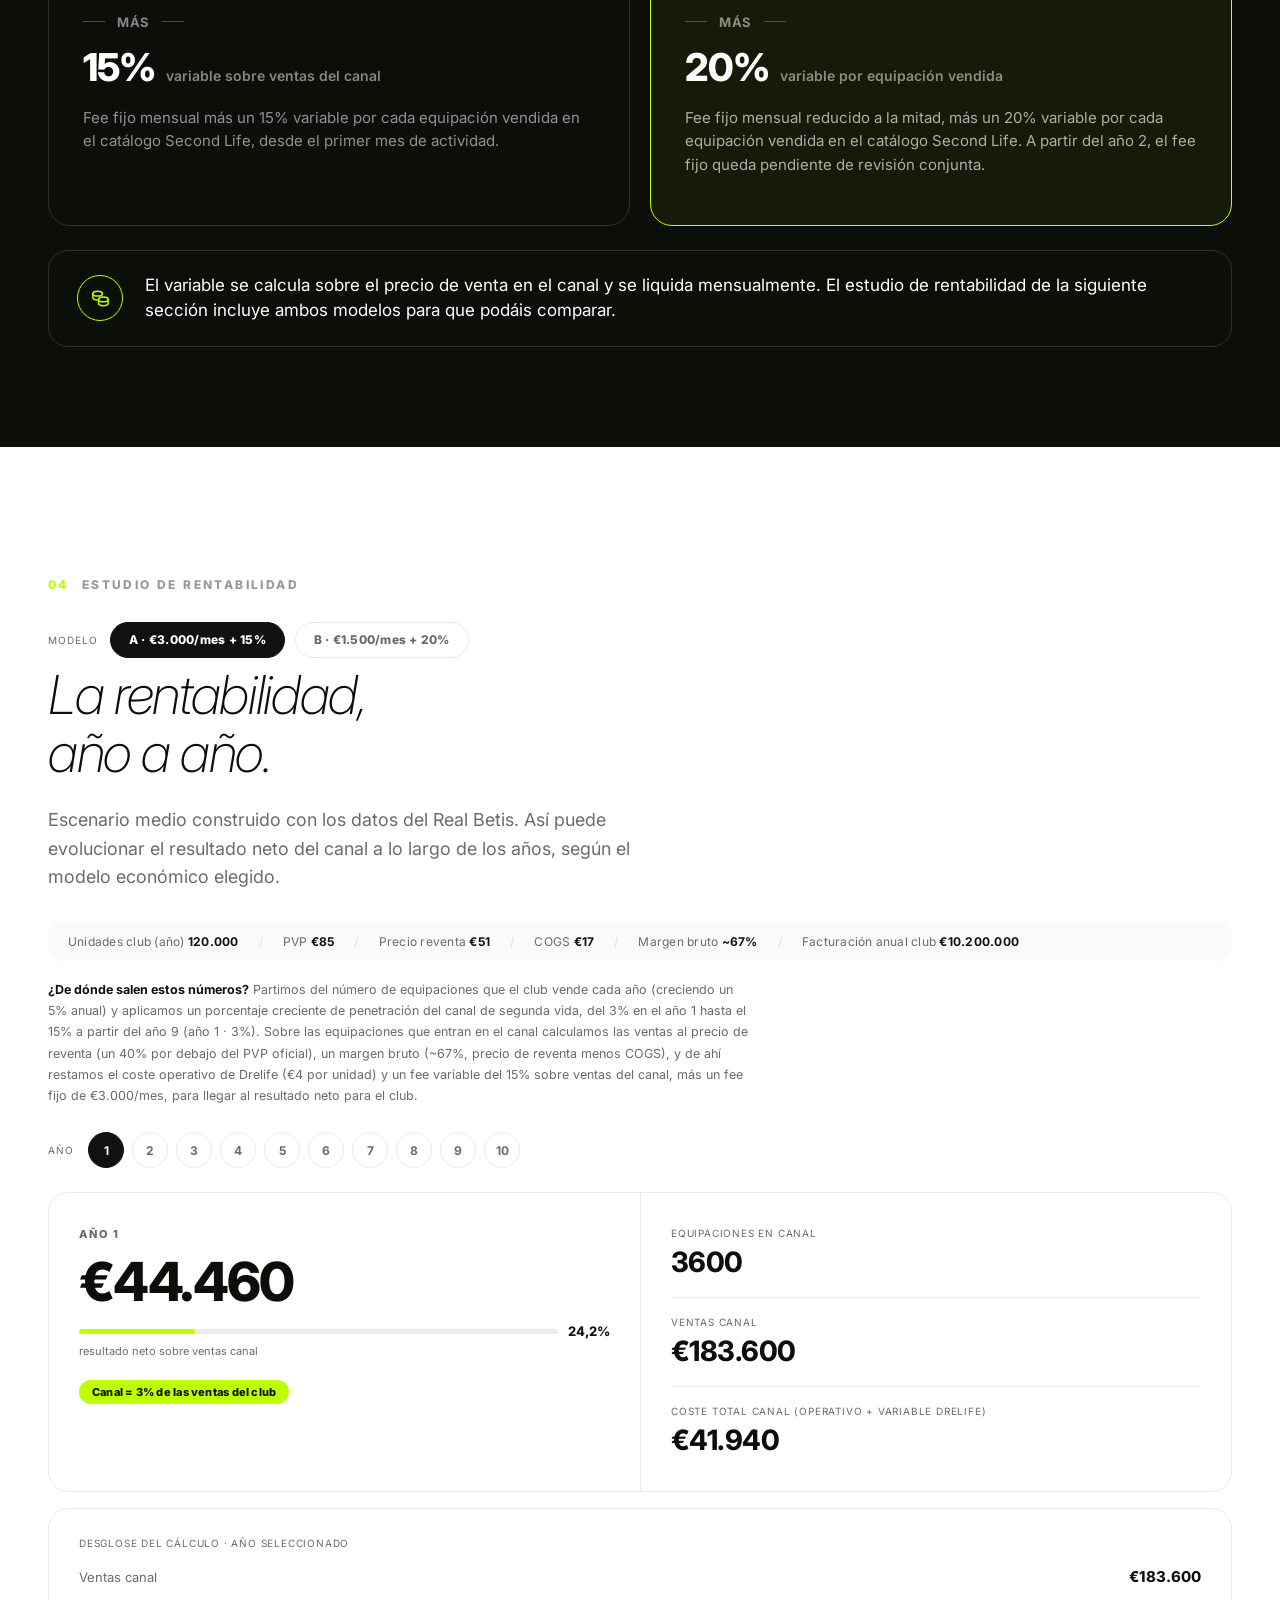
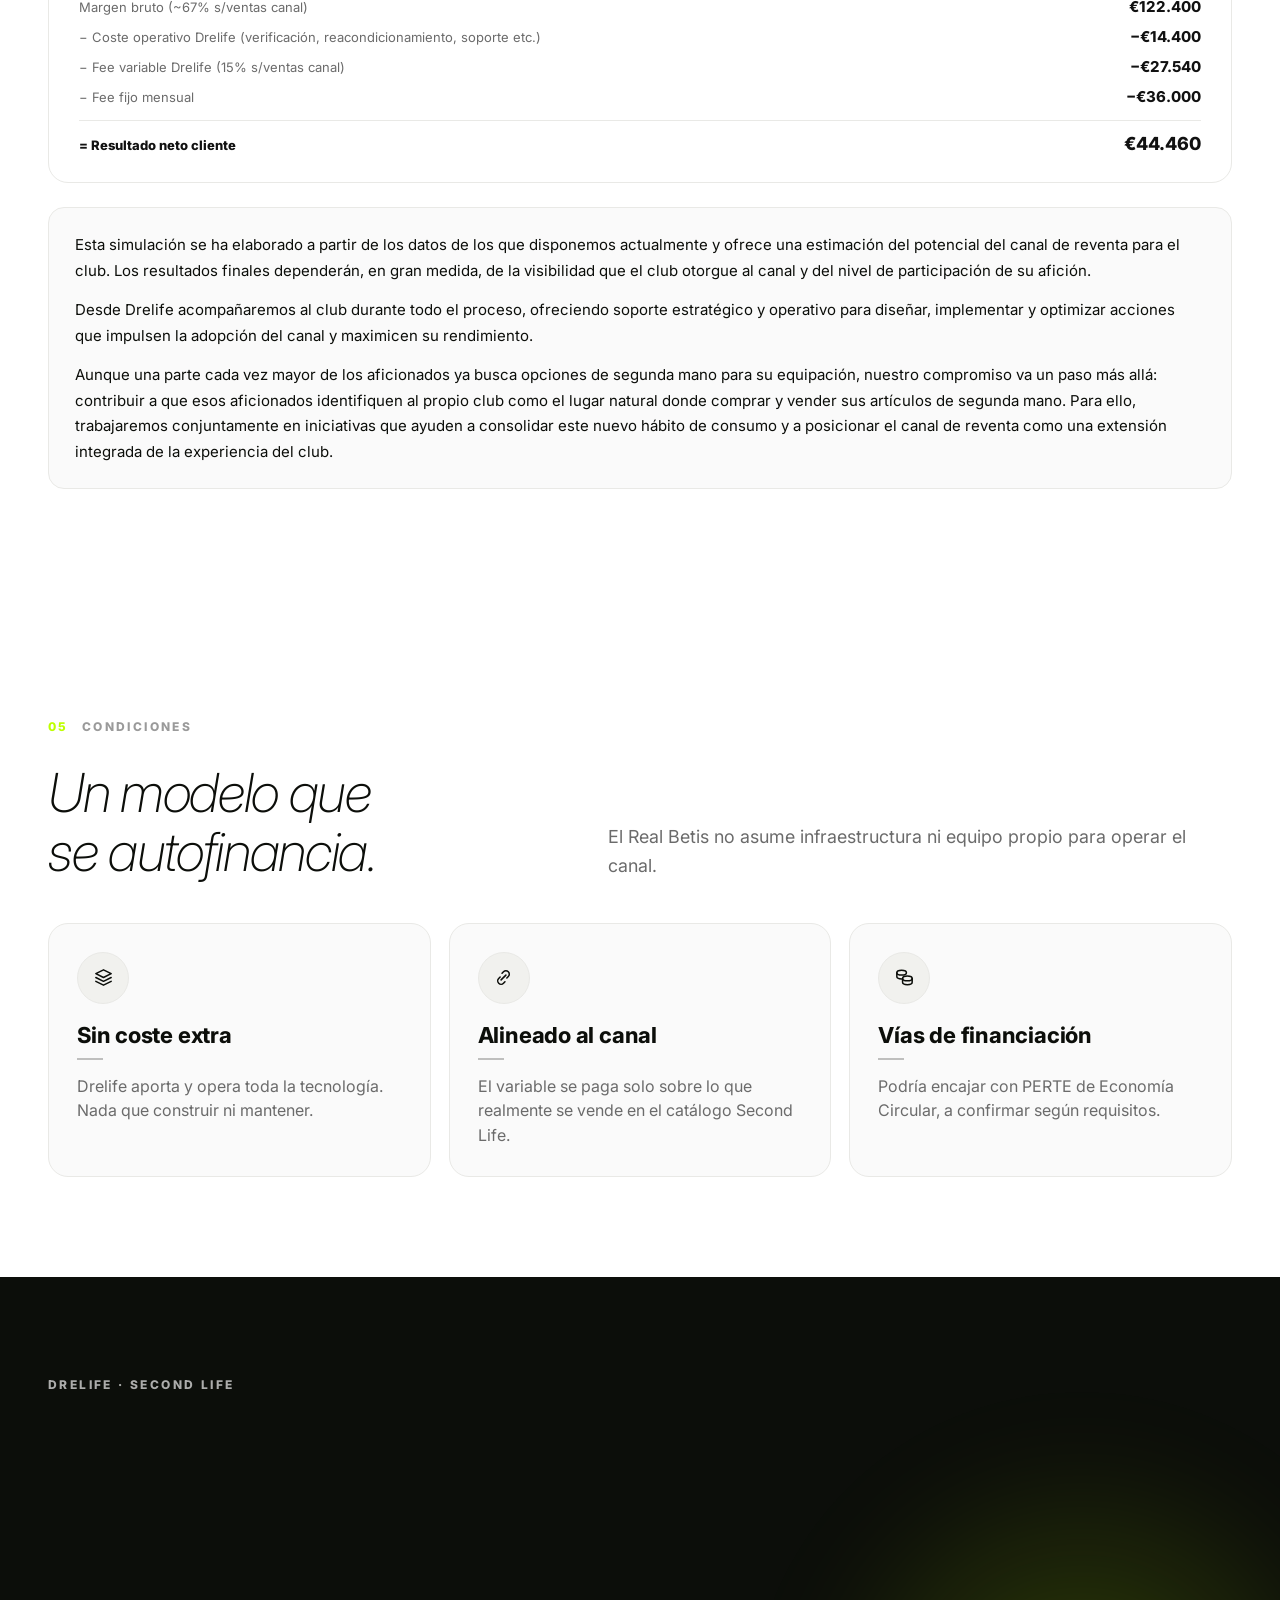
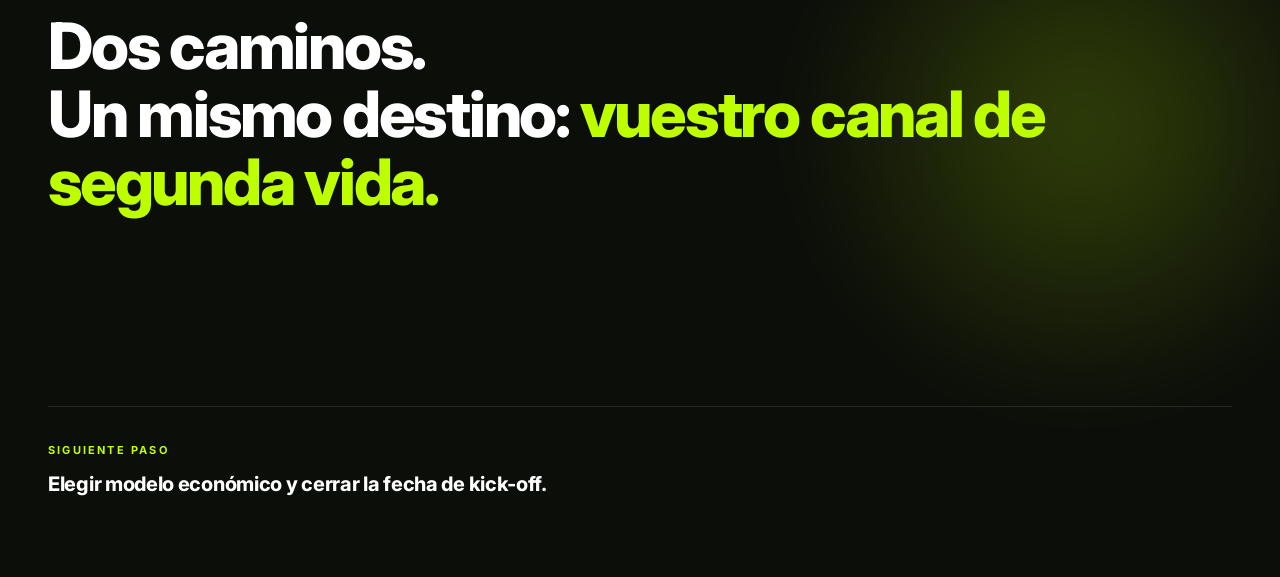
<file: propuesta/index.html>
<!doctype html><html lang="es"><head><meta charset="utf-8">
<meta name="viewport" content="width=device-width,initial-scale=1">
<title>Drelife &times; Real Betis | Propuesta de colaboraci&oacute;n</title>
<link rel="preconnect" href="https://fonts.googleapis.com">
<link rel="preconnect" href="https://fonts.gstatic.com" crossorigin>
<link href="https://fonts.googleapis.com/css2?family=Inter:ital,wght@0,400;0,600;0,700;0,800;1,200&display=swap" rel="stylesheet">
<style>:root{
  --accent:#BEFF00;
  --ink:#0c0e0a; --ink-2:#13160f;
  --paper:#ffffff;
  --line-d:rgba(255,255,255,.14); --line-l:#e9e9e6;
  --mut-d:rgba(255,255,255,.60); --mut-l:#6b6b6b;
  --card-d:rgba(255,255,255,.028); --card-l:#fafafa;
}
*,*::before,*::after{box-sizing:border-box}
html{scroll-behavior:smooth}
body{margin:0;background:var(--ink);color:#fff;
  font-family:Inter,"Helvetica Neue",Arial,system-ui,-apple-system,"Segoe UI",sans-serif;
  -webkit-font-smoothing:antialiased;letter-spacing:0}
a{color:inherit;text-decoration:none}
svg{display:block}
p,li{font-style:normal;font-weight:400}

/* ── TOPBAR ── */
.topbar{position:fixed;top:0;left:0;right:0;z-index:60;display:flex;align-items:center;justify-content:space-between;
  min-height:70px;padding:0 48px;transition:background .4s ease,border-color .4s ease,color .4s ease;
  border-bottom:1px solid var(--line-d);background:rgba(12,14,10,.72);backdrop-filter:blur(20px) saturate(1.3)}
.brand{display:flex;align-items:center;gap:13px}
.brand__dot{width:9px;height:9px;border-radius:50%;background:var(--accent);flex:0 0 auto}
.brand__name{font-size:15px;font-weight:800;letter-spacing:-.01em}
.brand__sep{width:1px;height:15px;background:currentColor;opacity:.25}
.brand__ctx,.topbar .meta{font-size:11px;font-weight:700;letter-spacing:.28em;text-transform:uppercase;opacity:.62}
.topbar .menu{display:flex;flex-direction:column;gap:4px;width:24px}
.topbar .menu span{height:1.6px;background:currentColor;border-radius:2px}
body[data-top="light"] .topbar{background:rgba(255,255,255,.82);color:var(--ink);border-bottom-color:var(--line-l)}

.progress{position:fixed;top:0;left:0;z-index:65;width:100%;height:2px;background:transparent}
.progress__bar{height:100%;width:0;background:var(--accent);transition:width .15s linear}

.side-nav{position:fixed;right:30px;top:50%;transform:translateY(-50%);z-index:55}
.side-nav ul{list-style:none;margin:0;padding:0;display:flex;flex-direction:column;gap:11px}
.side-nav a{display:flex;align-items:center;justify-content:flex-end;gap:9px;min-height:18px;font-size:10px;font-weight:700;text-transform:uppercase;color:currentColor;opacity:.4}
.side-nav span:first-child{opacity:0;transform:translateX(6px);transition:.25s;white-space:nowrap}
.side-nav i{display:block;width:16px;height:1px;background:currentColor;transition:.25s}
.side-nav a:hover span:first-child,.side-nav a.on span:first-child{opacity:1;transform:none}
.side-nav a.on{opacity:1}.side-nav a.on i{width:30px}
body[data-top="light"] .side-nav{color:var(--ink)}
body[data-top="dark"] .side-nav{color:#fff}

.sec{position:relative;min-height:100vh;display:flex;align-items:center;padding:100px 48px}
.sec--auto{min-height:auto;padding:130px 48px 100px}
.sec--dark{background:var(--ink);color:#fff}
.sec--light{background:var(--paper);color:var(--ink)}
.wrap{width:100%;max-width:1300px;margin:0 auto;position:relative;z-index:2}

.eyebrow{display:flex;align-items:center;gap:13px;font-size:12px;font-weight:800;letter-spacing:.2em;text-transform:uppercase;margin-bottom:30px}
.eyebrow .n{color:var(--accent)}
.sec--dark .eyebrow .t{color:rgba(255,255,255,.66)} .sec--light .eyebrow .t{color:#9a9a9a}

.h1{font-size:clamp(38px,5.6vw,76px);font-weight:800;line-height:1;letter-spacing:-.035em;margin:0}
.h2{font-size:clamp(32px,4.2vw,56px);font-weight:200;font-style:italic;line-height:1.08;letter-spacing:-.025em;margin:0;font-family:'Inter',sans-serif}
.lime{color:var(--accent)}
.lead{font-size:clamp(17px,1.4vw,20px);line-height:1.6;margin:24px 0 0;font-weight:400;font-style:normal}
.sec--dark .lead{color:var(--mut-d)} .sec--light .lead{color:var(--mut-l)}
.maxw{max-width:460px}

.ico{width:52px;height:52px;border-radius:50%;display:inline-flex;align-items:center;justify-content:center;flex:0 0 auto;border:1px solid var(--line-d)}
.ico svg{width:23px;height:23px}
.sec--light .ico{border-color:var(--line-l)}
.ico--lime{background:var(--accent);color:var(--ink);border-color:var(--accent)}
.ico--ghost{background:rgba(255,255,255,.06)}
.sec--light .ico--soft{background:#f1f1ee}

.card{border-radius:20px;border:1px solid var(--line-d);background:var(--card-d);padding:28px;display:flex;flex-direction:column}
.sec--light .card{border-color:var(--line-l);background:var(--card-l)}
.card--hi{border-color:var(--accent);background:rgba(190,255,0,.05)}
.card .num{font-size:13px;font-weight:800;color:var(--mut-d)}
.sec--light .card .num{color:#b7b7b7}
.card h3{font-size:22px;font-weight:750;letter-spacing:-.01em;margin:18px 0 0}
.card .rule{width:26px;height:2px;background:currentColor;opacity:.25;margin:10px 0 14px}
.card--hi .rule{background:var(--accent);opacity:1}
.card p{font-size:16px;line-height:1.55;margin:0;color:var(--mut-d);font-weight:400;font-style:normal}
.sec--light .card p{color:var(--mut-l)}

.callout{border-radius:20px;border:1px solid var(--line-d);padding:22px 28px;display:flex;align-items:center;gap:22px}
.sec--light .callout{border-color:var(--line-l)}
.callout p{margin:0;font-size:17px;line-height:1.5}
.callout .ico{width:46px;height:46px;border-color:var(--accent);color:var(--accent)}

.btn{display:inline-flex;align-items:center;gap:10px;background:var(--accent);color:var(--ink);border-radius:999px;
  padding:14px 24px;font-size:12px;font-weight:800;letter-spacing:.1em;text-transform:uppercase;border:none;cursor:pointer;font-family:inherit}

.chips{display:flex;flex-wrap:wrap;gap:8px;margin-top:16px}
.chip{font-size:13px;font-weight:600;border:1px solid var(--line-l);border-radius:999px;padding:6px 12px;color:var(--mut-l)}
.sec--dark .chip{border-color:var(--line-d);color:var(--mut-d)}

.g2{display:grid;grid-template-columns:repeat(2,1fr);gap:16px}
.g3{display:grid;grid-template-columns:repeat(3,1fr);gap:18px}
.g4{display:grid;grid-template-columns:repeat(4,1fr);gap:18px}

.motors{display:grid;grid-template-columns:repeat(3,1fr);gap:24px}
.motor{text-align:center;display:flex;flex-direction:column;align-items:center}
.motor .ring{width:118px;height:118px;border-radius:50%;border:2px solid var(--line-l);display:flex;align-items:center;justify-content:center;position:relative}
.motor .ring svg{width:34px;height:34px}
.motor.lime .ring{border-color:var(--accent)}
.motor h3{font-size:21px;font-weight:750;margin:20px 0 8px}
.motor p{font-size:16px;line-height:1.5;color:var(--mut-l);max-width:230px;margin:0}

.feat{border-radius:18px;border:1px solid var(--line-l);padding:26px;display:flex;flex-direction:column;gap:14px;min-height:190px}
.sec--dark .feat{border-color:var(--line-d)}
.feat .fico{width:40px;height:40px;border-radius:50%;background:#f1f1ee;display:flex;align-items:center;justify-content:center}
.sec--dark .feat .fico{background:rgba(255,255,255,.06)}
.feat .fico svg{width:18px;height:18px}
.feat h3{font-size:17px;font-weight:750;margin:0;letter-spacing:-.01em}
.feat p{font-size:15px;line-height:1.5;color:var(--mut-l);margin:0}
.sec--dark .feat p{color:var(--mut-d)}

.manifesto{font-size:clamp(32px,5vw,68px);font-weight:800;line-height:1.06;letter-spacing:-.035em;max-width:1100px;margin:26px 0 0}

.reveal{opacity:0;transform:translateY(22px);transition:opacity .8s cubic-bezier(.22,1,.36,1),transform .8s cubic-bezier(.22,1,.36,1)}
.reveal.on{opacity:1;transform:none}
.d1{transition-delay:.08s}.d2{transition-delay:.16s}.d3{transition-delay:.24s}.d4{transition-delay:.32s}

.blob{position:absolute;border-radius:50%;filter:blur(46px);pointer-events:none;z-index:1}

/* ── pricing cards ── */
.pric{display:grid;grid-template-columns:1fr 1fr;gap:20px}
.pcard{border-radius:22px;border:1px solid var(--line-d);padding:34px;display:flex;flex-direction:column}
.pcard--hi{border-color:var(--accent);background:rgba(190,255,0,.05)}
.pcard .ptag{font-size:11px;font-weight:800;letter-spacing:.16em;text-transform:uppercase;color:rgba(255,255,255,.45);margin-bottom:16px}
.pcard--hi .ptag{color:var(--accent)}
.pcard h3{font-size:24px;font-weight:750;letter-spacing:-.015em;margin:0 0 22px}
.pfig{display:flex;align-items:baseline;gap:10px;flex-wrap:wrap}
.pfig .pn{font-size:clamp(34px,3.6vw,50px);font-weight:800;letter-spacing:-.02em;line-height:1}
.pfig .pu{font-size:14px;color:rgba(255,255,255,.5);font-weight:600}
.pplus{display:flex;align-items:center;gap:12px;margin:18px 0}
.pplus i{width:22px;height:1px;background:rgba(255,255,255,.25)}
.pnote{font-size:15px;line-height:1.55;color:rgba(255,255,255,.55);margin-top:20px}
.pcard--hi .pnote{color:rgba(255,255,255,.65)}

/* ── rentabilidad simulator ── */
.eco-tab,.eco-mtab{display:inline-flex;align-items:center;justify-content:center;
  height:36px;border-radius:999px;border:1px solid var(--line-l);background:transparent;
  font-family:inherit;font-size:12px;font-weight:700;color:var(--mut-l);cursor:pointer;
  transition:background 180ms,color 180ms,border-color 180ms}
.eco-tab{width:36px}
.eco-mtab{padding:0 18px;font-weight:800;letter-spacing:.02em}
.eco-tab:hover,.eco-mtab:hover{border-color:#aaa;color:#111}
.eco-tab.eco-active,.eco-mtab.eco-active{background:#111;color:#fff;border-color:#111}
.eco-val{transition:opacity 180ms ease}
.eco-val.eco-fade{opacity:0}
.eco-box{border:1px solid var(--line-l);border-radius:20px;overflow:hidden}
.eco-assump{display:flex;flex-wrap:wrap;gap:6px 20px;align-items:center;padding:12px 20px;background:var(--card-l);border-radius:14px;font-size:12px;color:var(--mut-l);letter-spacing:.02em}

/* ── responsive helpers (mobile only, no desktop impact) ── */
.split-head{display:grid;grid-template-columns:0.9fr 1.1fr;gap:50px;align-items:end}
.eco-main{display:grid;grid-template-columns:1fr 1fr}
.closing-sec{min-height:100vh;display:flex;flex-direction:column;justify-content:space-between;padding:100px 48px 80px}
.next-line{white-space:nowrap}

@media(max-width:900px){
  .g4{grid-template-columns:repeat(2,1fr)} .motors{grid-template-columns:1fr}
  .pric,.eco-main{grid-template-columns:1fr}
  .split-head{grid-template-columns:1fr;gap:20px}
}
@media(max-width:680px){
  .sec{padding:110px 22px}.sec--auto{padding:120px 22px 80px}
  .g2,.g3,.g4,.motors{grid-template-columns:1fr}
  .side-nav{display:none}
  .closing-sec{padding:110px 22px 60px}
  .next-line{white-space:normal}
  .topbar .meta{display:none}
}
</style></head>
<body data-top="dark">
<svg width="0" height="0" style="position:absolute" aria-hidden="true"><symbol id="ic-chip" viewBox="0 0 24 24" fill="none" stroke="currentColor" stroke-width="1.6" stroke-linecap="round" stroke-linejoin="round"><rect x="6.5" y="6.5" width="11" height="11" rx="2"/><path d="M9.5 9.5h5v5h-5z"/><path d="M9 3v2M12 3v2M15 3v2M9 19v2M12 19v2M15 19v2M3 9h2M3 12h2M3 15h2M19 9h2M19 12h2M19 15h2"/></symbol><symbol id="ic-target" viewBox="0 0 24 24" fill="none" stroke="currentColor" stroke-width="1.6" stroke-linecap="round" stroke-linejoin="round"><circle cx="12" cy="12" r="8.5"/><circle cx="12" cy="12" r="4.5"/><circle cx="12" cy="12" r="1"/></symbol><symbol id="ic-gear" viewBox="0 0 24 24" fill="none" stroke="currentColor" stroke-width="1.6" stroke-linecap="round" stroke-linejoin="round"><circle cx="12" cy="12" r="3"/><path d="M12 3.5v2.2M12 18.3v2.2M3.5 12h2.2M18.3 12h2.2M6 6l1.6 1.6M16.4 16.4 18 18M18 6l-1.6 1.6M7.6 16.4 6 18"/></symbol><symbol id="ic-layers" viewBox="0 0 24 24" fill="none" stroke="currentColor" stroke-width="1.6" stroke-linecap="round" stroke-linejoin="round"><path d="m12 4 8 4-8 4-8-4 8-4Z"/><path d="m4 12 8 4 8-4M4 16l8 4 8-4"/></symbol><symbol id="ic-link" viewBox="0 0 24 24" fill="none" stroke="currentColor" stroke-width="1.6" stroke-linecap="round" stroke-linejoin="round"><path d="M9.5 14.5 14.5 9.5"/><path d="M10.5 7.5 12 6a3.5 3.5 0 0 1 5 5l-1.5 1.5M13.5 16.5 12 18a3.5 3.5 0 0 1-5-5l1.5-1.5"/></symbol><symbol id="ic-coins" viewBox="0 0 24 24" fill="none" stroke="currentColor" stroke-width="1.6" stroke-linecap="round" stroke-linejoin="round"><ellipse cx="9" cy="7" rx="5" ry="2.5"/><path d="M4 7v4c0 1.4 2.2 2.5 5 2.5"/><ellipse cx="15" cy="13" rx="5" ry="2.5"/><path d="M10 13v4c0 1.4 2.2 2.5 5 2.5s5-1.1 5-2.5v-4"/></symbol><symbol id="ic-shield" viewBox="0 0 24 24" fill="none" stroke="currentColor" stroke-width="1.6" stroke-linecap="round" stroke-linejoin="round"><path d="M12 3.5 19 6v5c0 4.5-3 8-7 9.5C8 19 5 15.5 5 11V6l7-2.5Z"/><path d="m9.5 12 1.8 1.8 3.2-3.6"/></symbol><symbol id="ic-box" viewBox="0 0 24 24" fill="none" stroke="currentColor" stroke-width="1.6" stroke-linecap="round" stroke-linejoin="round"><path d="m12 3 8 4.5v9L12 21l-8-4.5v-9L12 3Z"/><path d="m4 7.5 8 4.5 8-4.5M12 12v9"/></symbol><symbol id="ic-tag" viewBox="0 0 24 24" fill="none" stroke="currentColor" stroke-width="1.6" stroke-linecap="round" stroke-linejoin="round"><path d="M11 4H5a1 1 0 0 0-1 1v6l9 9 7-7-9-9Z"/><circle cx="7.7" cy="7.7" r="1.1"/></symbol><symbol id="ic-refresh" viewBox="0 0 24 24" fill="none" stroke="currentColor" stroke-width="1.6" stroke-linecap="round" stroke-linejoin="round"><path d="M19 5.5A8 8 0 1 0 21 12"/><path d="M21 4v4h-4"/></symbol><symbol id="ic-chart" viewBox="0 0 24 24" fill="none" stroke="currentColor" stroke-width="1.6" stroke-linecap="round" stroke-linejoin="round"><path d="M4 20h16M7 20v-6M12 20V8M17 20v-9"/></symbol><symbol id="ic-user" viewBox="0 0 24 24" fill="none" stroke="currentColor" stroke-width="1.6" stroke-linecap="round" stroke-linejoin="round"><circle cx="12" cy="8.5" r="3.3"/><path d="M5.5 19.5c.7-3.2 3.3-5 6.5-5s5.8 1.8 6.5 5"/></symbol><symbol id="ic-rocket" viewBox="0 0 24 24" fill="none" stroke="currentColor" stroke-width="1.6" stroke-linecap="round" stroke-linejoin="round"><path d="M12 3c3 1.5 5 4.5 5 8 0 2-1 4-2.5 5.5h-5C8 15 7 13 7 11c0-3.5 2-6.5 5-8Z"/><circle cx="12" cy="10" r="1.6"/><path d="M9.5 16.5 8 20l3-1.5M14.5 16.5 16 20l-3-1.5"/></symbol><symbol id="ic-spark" viewBox="0 0 24 24" fill="none" stroke="currentColor" stroke-width="1.6" stroke-linecap="round" stroke-linejoin="round"><path d="M12 3v18M3 12h18M5.5 5.5l13 13M18.5 5.5l-13 13"/></symbol></svg>
<header class="topbar"><div class="brand"><span class="brand__dot"></span><span class="brand__name">Drelife</span><span class="brand__sep"></span><span class="brand__ctx">Propuesta de colaboraci&oacute;n</span></div>
<div style="display:flex;align-items:center;gap:26px"><span class="meta">Confidencial</span><div class="menu"><span></span><span></span><span></span></div></div></header>
<div class="progress"><div class="progress__bar"></div></div>
<nav class="side-nav"><ul><li><a href="#cover" data-nav><span>00 Inicio</span><i></i></a></li>
<li><a href="#offer" data-nav><span>01 Qu&eacute; ofrecemos</span><i></i></a></li>
<li><a href="#includes" data-nav><span>02 Qu&eacute; incluye</span><i></i></a></li>
<li><a href="#pricing" data-nav><span>03 Modelo econ&oacute;mico</span><i></i></a></li>
<li><a href="#profit" data-nav><span>04 Rentabilidad</span><i></i></a></li>
<li><a href="#terms" data-nav><span>05 Modelo</span><i></i></a></li>
<li><a href="#closing" data-nav><span>Cierre</span><i></i></a></li></ul></nav>

<main>

<!-- 00 COVER -->
<section id="cover" class="sec sec--light" data-theme="light" data-title="cover">
<div class="blob" style="width:680px;height:680px;right:-6%;top:50%;transform:translateY(-50%);background:radial-gradient(circle,rgba(190,255,0,.45),transparent 68%)"></div>
<div class="wrap">
 <div class="eyebrow reveal"><span class="t">Real Betis &times; Drelife &middot; Second Life</span></div>
 <h1 class="h1 reveal d1" style="color:var(--ink)">Propuesta de<br><span style="font-family:'Inter',sans-serif;font-style:italic;font-weight:200;letter-spacing:-.02em">colaboraci&oacute;n.</span></span></h1>
 <p class="lead maxw reveal d2" style="max-width:600px;color:var(--mut-l)">Qu&eacute; os ofrecemos, qu&eacute; incluye el servicio y el modelo econ&oacute;mico para poner en marcha el canal oficial de segunda vida de la afici&oacute;n b&eacute;tica. Incluye el estudio de rentabilidad.</p>
</div>
</section>

<!-- 01 QUÉ OFRECEMOS -->
<section id="offer" class="sec sec--dark" data-theme="dark" data-title="offer">
<div class="wrap">
 <div class="eyebrow reveal"><span class="n">01</span><span class="t">Qu&eacute; os ofrecemos</span></div>
 <h2 class="h2 reveal d1" style="max-width:760px">El triple motor de Drelife.</h2>
 <p class="lead reveal d2" style="max-width:600px">Un producto tecnol&oacute;gico que digitaliza y escala el servicio, una consultor&iacute;a que crea y activa el canal, y un equipo de operaciones que lo hace crecer d&iacute;a a d&iacute;a.</p>
 <div class="motors" style="margin-top:48px">
   <div class="motor lime reveal d1"><div class="ring"><svg><use href="#ic-chip"/></svg></div>
      <h3 style="color:#fff">Producto tecnol&oacute;gico</h3><div class="chips" style="justify-content:center;margin-top:20px"><span class="chip">Tecnolog&iacute;a propia</span><span class="chip">Integración Plug &amp; Play</span><span class="chip">Escalabilidad</span></div></div>
   <div class="motor reveal d1"><div class="ring"><svg><use href="#ic-target"/></svg></div>
      <h3>Consultor&iacute;a estrat&eacute;gica</h3><div class="chips" style="justify-content:center;margin-top:20px"><span class="chip">Estrategia personalizada</span><span class="chip">Modelo de negocio</span><span class="chip">Crecimiento</span></div></div>
   <div class="motor reveal d1"><div class="ring"><svg><use href="#ic-gear"/></svg></div>
      <h3>Operaciones</h3><div class="chips" style="justify-content:center;margin-top:20px"><span class="chip">Log&iacute;stica bidireccional</span><span class="chip">Soporte</span><span class="chip">Optimizaci&oacute;n de procesos</span></div></div>
 </div>
</div>
</section>

<!-- 02 QUÉ INCLUYE -->
<section id="includes" class="sec sec--light sec--auto" data-theme="light" data-title="includes">
<div class="wrap">
 <div class="split-head" style="margin-bottom:40px">
   <div>
     <div class="eyebrow reveal"><span class="n">02</span><span class="t">Qu&eacute; incluye</span></div>
     <h2 class="h2 reveal d1">Todo lo necesario para<br>operar el canal.</h2>
   </div>
   <p class="lead reveal d2" style="color:var(--mut-l)">Sin coste de infraestructura propia. Drelife aporta y opera la tecnolog&iacute;a, la log&iacute;stica y la atenci&oacute;n al cliente del canal.</p>
 </div>
 <div class="g4">
   <div class="feat reveal d1"><div class="fico"><svg><use href="#ic-box"/></svg></div><h3>Canal white-label</h3><p>Second Life integrada en la web oficial del club, con la identidad del Real Betis.</p></div>
   <div class="feat reveal d1"><div class="fico"><svg><use href="#ic-rocket"/></svg></div><h3>Venta desde la app</h3><p>Flujo de venta para el aficionado directamente desde la app o la web.</p></div>
   <div class="feat reveal d1"><div class="fico"><svg><use href="#ic-shield"/></svg></div><h3>Verificaci&oacute;n con IA</h3><p>Autenticidad, reconocimiento de producto y evaluaci&oacute;n del estado de la equipaci&oacute;n.</p></div>
   <div class="feat reveal d1"><div class="fico"><svg><use href="#ic-tag"/></svg></div><h3>Pricing din&aacute;mico</h3><p>Benchmarking de mercado para fijar el precio de reventa de cada equipaci&oacute;n.</p></div>
   <div class="feat reveal d2"><div class="fico"><svg><use href="#ic-refresh"/></svg></div><h3>Log&iacute;stica end-to-end</h3><p>Recogida, env&iacute;o y gesti&oacute;n f&iacute;sica de las equipaciones del canal.</p></div>
   <div class="feat reveal d2"><div class="fico"><svg><use href="#ic-chart"/></svg></div><h3>Dashboard operativo</h3><p>Seguimiento de recogidas, stock y ventas del canal en tiempo real.</p></div>
   <div class="feat reveal d2"><div class="fico"><svg><use href="#ic-user"/></svg></div><h3>Atenci&oacute;n a la afici&oacute;n</h3><p>Soporte a aficionados vendedores durante todo el proceso.</p></div>
   <div class="feat reveal d2"><div class="fico"><svg><use href="#ic-spark"/></svg></div><h3>Lanzamiento en 6 semanas</h3><p>Implementaci&oacute;n, QA y salida a producci&oacute;n del canal activo.</p></div>
 </div>
</div>
</section>

<!-- 03 MODELO ECONÓMICO -->
<section id="pricing" class="sec sec--dark sec--auto" data-theme="dark" data-title="pricing">
<div class="wrap">
 <div class="eyebrow reveal"><span class="n">03</span><span class="t">Modelo econ&oacute;mico</span></div>
 <h2 class="h2 reveal d1" style="max-width:760px">Dos formas de<br><span class="lime">empezar el canal.</span></h2>
 <p class="lead reveal d2" style="max-width:600px">Sin coste de plataforma ni desarrollo propio. Elegid la estructura que mejor encaje con el arranque del canal.</p>

 <div class="pric" style="margin-top:44px">
   <div class="pcard reveal d1">
     <div class="ptag">Modelo A &middot; Fee fijo</div>
     <div class="pfig"><span class="pn">&euro;3.000</span><span class="pu">/ mes</span></div>
     <div class="pplus"><i></i><span style="font-size:13px;color:rgba(255,255,255,.5);letter-spacing:.04em;text-transform:uppercase;font-weight:700">m&aacute;s</span><i></i></div>
     <div class="pfig"><span class="pn" style="font-size:clamp(28px,3vw,40px)">15%</span><span class="pu">variable sobre ventas del canal</span></div>
     <p class="pnote">Fee fijo mensual m&aacute;s un 15% variable por cada equipaci&oacute;n vendida en el cat&aacute;logo Second Life, desde el primer mes de actividad.</p>
   </div>
   <div class="pcard pcard--hi reveal d2">
     <div class="ptag">Modelo B &middot; Fee reducido</div>
     <div class="pfig"><span class="pn">&euro;1.500</span><span class="pu">/ mes</span></div>
     <div class="pplus"><i></i><span style="font-size:13px;color:rgba(255,255,255,.5);letter-spacing:.04em;text-transform:uppercase;font-weight:700">m&aacute;s</span><i></i></div>
     <div class="pfig"><span class="pn" style="font-size:clamp(28px,3vw,40px)">20%</span><span class="pu">variable por equipaci&oacute;n vendida</span></div>
     <p class="pnote">Fee fijo mensual reducido a la mitad, m&aacute;s un 20% variable por cada equipaci&oacute;n vendida en el cat&aacute;logo Second Life. A partir del a&ntilde;o 2, el fee fijo queda pendiente de revisi&oacute;n conjunta.</p>
   </div>
 </div>

 <div class="callout reveal d3" style="margin-top:24px"><div class="ico"><svg><use href="#ic-coins"/></svg></div><p>El variable se calcula sobre el precio de venta en el canal y se liquida mensualmente. El estudio de rentabilidad de la siguiente secci&oacute;n incluye ambos modelos para que pod&aacute;is comparar.</p></div>
</div>
</section>

<!-- 04 RENTABILIDAD -->
<section id="profit" class="sec sec--light sec--auto" data-theme="light" data-title="profit">
<style>
  .eco-val{color:inherit}
</style>
<div class="wrap">
 <div class="eyebrow reveal"><span class="n">04</span><span class="t">Estudio de rentabilidad</span></div>
 <div class="reveal d1" style="display:flex;align-items:center;gap:10px;margin-top:18px;margin-bottom:8px;flex-wrap:wrap">
   <span style="font-size:10px;color:var(--mut-l);letter-spacing:.1em;text-transform:uppercase;margin-right:2px">Modelo</span>
   <button onclick="ecoSetModel('modelA')" data-eco-mtab="modelA" class="eco-mtab eco-active">A &middot; &euro;3.000/mes + 15%</button>
   <button onclick="ecoSetModel('modelB')" data-eco-mtab="modelB" class="eco-mtab">B &middot; &euro;1.500/mes + 20%</button>
 </div>
 <h2 class="h2 reveal d1" style="max-width:760px">La rentabilidad,<br>a&ntilde;o a a&ntilde;o.</h2>
 <p class="lead reveal d2" style="max-width:620px">Escenario medio construido con los datos del <span id="eco-brand-name">Real Betis</span>. As&iacute; puede evolucionar el resultado neto del canal a lo largo de los a&ntilde;os, seg&uacute;n el modelo econ&oacute;mico elegido.</p>

 <!-- Assumptions -->
 <div class="eco-assump reveal d2" style="margin-top:30px">
   <span>Unidades club (a&ntilde;o) <strong id="eco-assump-units" style="color:#111">120.000</strong></span>
   <span style="color:#ddd">/</span>
   <span>PVP <strong id="eco-assump-pvp" style="color:#111">&euro;85</strong></span>
   <span style="color:#ddd">/</span>
   <span>Precio reventa <strong id="eco-assump-canal" style="color:#111">&euro;51</strong></span>
   <span style="color:#ddd">/</span>
   <span>COGS <strong id="eco-assump-cogs" style="color:#111">&euro;17</strong></span>
   <span style="color:#ddd">/</span>
   <span>Margen bruto <strong id="eco-assump-margen" style="color:#111">~67%</strong></span>
   <span style="color:#ddd">/</span>
   <span>Facturaci&oacute;n anual club <strong id="eco-assump-fact" style="color:#111">&euro;10.200.000</strong></span>
 </div>

 <!-- De dónde salen los números -->
 <div class="reveal d2" style="margin-top:18px;font-size:12.5px;line-height:1.7;color:var(--mut-l);max-width:700px">
   <strong style="color:#111">&iquest;De d&oacute;nde salen estos n&uacute;meros?</strong> Partimos del n&uacute;mero de equipaciones que el club vende cada a&ntilde;o (creciendo un 5% anual) y aplicamos un porcentaje creciente de penetraci&oacute;n del canal de segunda vida, del 3% en el a&ntilde;o 1 hasta el 15% a partir del a&ntilde;o 9 (<span id="eco-assump-pen">a&ntilde;o 1 &middot; 3%</span>). Sobre las equipaciones que entran en el canal calculamos las ventas al precio de reventa (un 40% por debajo del PVP oficial), un margen bruto (~67%, precio de reventa menos COGS), y de ah&iacute; restamos el coste operativo de Drelife (&euro;4 por unidad) y <span id="eco-assump-model-desc">un fee variable del 15% sobre ventas del canal, m&aacute;s un fee fijo de &euro;3.000/mes</span>, para llegar al resultado neto para el club.
 </div>

 <!-- Year tabs -->
 <div class="reveal d2" style="display:flex;align-items:center;gap:8px;margin-top:26px;flex-wrap:wrap">
   <span style="font-size:10px;color:var(--mut-l);letter-spacing:.1em;text-transform:uppercase;margin-right:6px">A&ntilde;o</span>
   <button onclick="ecoSetYear(1)"  data-eco-tab="1"  class="eco-tab eco-active">1</button>
   <button onclick="ecoSetYear(2)"  data-eco-tab="2"  class="eco-tab">2</button>
   <button onclick="ecoSetYear(3)"  data-eco-tab="3"  class="eco-tab">3</button>
   <button onclick="ecoSetYear(4)"  data-eco-tab="4"  class="eco-tab">4</button>
   <button onclick="ecoSetYear(5)"  data-eco-tab="5"  class="eco-tab">5</button>
   <button onclick="ecoSetYear(6)"  data-eco-tab="6"  class="eco-tab">6</button>
   <button onclick="ecoSetYear(7)"  data-eco-tab="7"  class="eco-tab">7</button>
   <button onclick="ecoSetYear(8)"  data-eco-tab="8"  class="eco-tab">8</button>
   <button onclick="ecoSetYear(9)"  data-eco-tab="9"  class="eco-tab">9</button>
   <button onclick="ecoSetYear(10)" data-eco-tab="10" class="eco-tab">10</button>
 </div>

 <!-- Main display -->
 <div class="eco-box eco-main reveal d3" style="margin-top:24px">
   <div style="padding:34px 30px">
     <div id="eco-year-label" class="eco-val" style="font-size:11px;font-weight:800;letter-spacing:.16em;text-transform:uppercase;color:var(--mut-l);margin-bottom:14px">A&ntilde;o 1</div>
     <div id="eco-net" class="eco-val" style="font-size:clamp(36px,4.2vw,64px);font-weight:800;letter-spacing:-.03em;line-height:1">&euro;468.000</div>
     <div style="margin-top:14px;display:flex;align-items:center;gap:10px">
       <div style="flex:1;height:5px;background:#ececec;border-radius:999px;overflow:hidden">
         <div id="eco-pct-bar" style="width:37%;height:100%;background:var(--accent);border-radius:999px;transition:width 320ms ease"></div>
       </div>
       <span id="eco-pct" class="eco-val" style="font-size:13px;font-weight:760;min-width:36px;text-align:right">37,1%</span>
     </div>
     <div style="margin-top:5px;font-size:11px;color:var(--mut-l)">resultado neto sobre ventas canal</div>
     <div id="eco-badge" class="eco-val" style="display:inline-flex;align-items:center;gap:6px;padding:5px 13px;border-radius:999px;background:var(--accent);color:#111;font-size:11px;font-weight:800;letter-spacing:.02em;margin-top:22px">Canal = 1% de las ventas del club</div>
   </div>
   <div style="padding:34px 30px;border-left:1px solid var(--line-l);display:grid;gap:0;align-content:space-between">
     <div>
       <div style="font-size:10px;color:var(--mut-l);letter-spacing:.08em;text-transform:uppercase;margin-bottom:6px">Equipaciones en canal</div>
       <div id="eco-units" class="eco-val" style="font-size:28px;font-weight:760;letter-spacing:-.02em">30.000</div>
     </div>
     <div style="border-top:1px solid var(--line-l);padding-top:18px;margin-top:18px">
       <div style="font-size:10px;color:var(--mut-l);letter-spacing:.08em;text-transform:uppercase;margin-bottom:6px">Ventas canal</div>
       <div id="eco-sales" class="eco-val" style="font-size:28px;font-weight:760;letter-spacing:-.02em">&euro;1.260.000</div>
     </div>
     <div style="border-top:1px solid var(--line-l);padding-top:18px;margin-top:18px">
       <div style="font-size:10px;color:var(--mut-l);letter-spacing:.08em;text-transform:uppercase;margin-bottom:6px">Coste total canal (operativo + variable Drelife)</div>
       <div id="eco-cost" class="eco-val" style="font-size:28px;font-weight:760;letter-spacing:-.02em">&euro;372.000</div>
     </div>
   </div>
 </div>

 <!-- Desglose del cálculo -->
 <div class="eco-box reveal d3" style="margin-top:16px;padding:28px 30px">
   <div style="font-size:10px;color:var(--mut-l);letter-spacing:.08em;text-transform:uppercase;margin-bottom:18px">Desglose del c&aacute;lculo &middot; a&ntilde;o seleccionado</div>
   <div style="display:grid;gap:11px">
     <div style="display:flex;justify-content:space-between;align-items:baseline;gap:12px">
       <span style="font-size:13px;color:var(--mut-l)">Ventas canal</span>
       <span id="eco-wf-sales" class="eco-val" style="font-size:15px;font-weight:760;color:#111">&euro;1.260.000</span>
     </div>
     <div style="display:flex;justify-content:space-between;align-items:baseline;gap:12px">
       <span style="font-size:13px;color:var(--mut-l)">Margen bruto (~67% s/ventas canal)</span>
       <span id="eco-wf-margen" class="eco-val" style="font-size:15px;font-weight:760;color:#111">&euro;840.000</span>
     </div>
     <div style="display:flex;justify-content:space-between;align-items:baseline;gap:12px">
       <span style="font-size:13px;color:var(--mut-l)">&minus; Coste operativo Drelife (verificación, reacondicionamiento, soporte etc.)</span>
       <span id="eco-wf-opex" class="eco-val" style="font-size:15px;font-weight:760;color:#111">&minus;&euro;120.000</span>
     </div>
     <div style="display:flex;justify-content:space-between;align-items:baseline;gap:12px">
       <span style="font-size:13px;color:var(--mut-l)">&minus; Fee variable Drelife (<span id="eco-wf-varpct">15</span>% s/ventas canal)</span>
       <span id="eco-wf-variable" class="eco-val" style="font-size:15px;font-weight:760;color:#111">&minus;&euro;252.000</span>
     </div>
     <div style="display:flex;justify-content:space-between;align-items:baseline;gap:12px">
       <span style="font-size:13px;color:var(--mut-l)">&minus; Fee fijo mensual</span>
       <span id="eco-wf-fee" class="eco-val" style="font-size:15px;font-weight:760;color:#111">&minus;&euro;0</span>
     </div>
     <div style="display:flex;justify-content:space-between;align-items:baseline;gap:12px;border-top:1px solid var(--line-l);padding-top:12px;margin-top:3px">
       <span style="font-size:13px;font-weight:800;color:#111">= Resultado neto cliente</span>
       <span id="eco-wf-net" class="eco-val" style="font-size:18px;font-weight:800;color:#111">&euro;468.000</span>
     </div>
   </div>
 </div>

 <!-- Footnote -->
 <div class="reveal d3" style="margin-top:24px;padding:24px 26px;border-radius:16px;background:var(--card-l);border:1px solid var(--line-l)">
   <p style="margin:0 0 14px;font-size:15px;line-height:1.7;color:var(--ink)">Esta simulaci&oacute;n se ha elaborado a partir de los datos de los que disponemos actualmente y ofrece una estimaci&oacute;n del potencial del canal de reventa para el club. Los resultados finales depender&aacute;n, en gran medida, de la visibilidad que el club otorgue al canal y del nivel de participaci&oacute;n de su afici&oacute;n.</p>
   <p style="margin:0 0 14px;font-size:15px;line-height:1.7;color:var(--ink)">Desde Drelife acompa&ntilde;aremos al club durante todo el proceso, ofreciendo soporte estrat&eacute;gico y operativo para dise&ntilde;ar, implementar y optimizar acciones que impulsen la adopci&oacute;n del canal y maximicen su rendimiento.</p>
   <p style="margin:0;font-size:15px;line-height:1.7;color:var(--ink)">Aunque una parte cada vez mayor de los aficionados ya busca opciones de segunda mano para su equipaci&oacute;n, nuestro compromiso va un paso m&aacute;s all&aacute;: contribuir a que esos aficionados identifiquen al propio club como el lugar natural donde comprar y vender sus art&iacute;culos de segunda mano. Para ello, trabajaremos conjuntamente en iniciativas que ayuden a consolidar este nuevo h&aacute;bito de consumo y a posicionar el canal de reventa como una extensi&oacute;n integrada de la experiencia del club.</p>
 </div>
</div>
</section>

<!-- 05 CONDICIONES -->
<section id="terms" class="sec sec--light sec--auto" data-theme="light" data-title="terms">
<div class="wrap">
 <div class="eyebrow reveal"><span class="n">05</span><span class="t">Condiciones</span></div>
 <div class="split-head" style="margin-bottom:42px">
   <h2 class="h2 reveal d1">Un modelo que<br>se autofinancia.</h2>
   <p class="lead reveal d2">El Real Betis no asume infraestructura ni equipo propio para operar el canal.</p>
 </div>
 <div class="g3">
   <div class="card reveal d1"><div class="ico ico--soft"><svg><use href="#ic-layers"/></svg></div><h3>Sin coste extra</h3><div class="rule"></div><p>Drelife aporta y opera toda la tecnolog&iacute;a. Nada que construir ni mantener.</p></div>
   <div class="card reveal d1"><div class="ico ico--soft"><svg><use href="#ic-link"/></svg></div><h3>Alineado al canal</h3><div class="rule"></div><p>El variable se paga solo sobre lo que realmente se vende en el cat&aacute;logo Second Life.</p></div>
   <div class="card reveal d1"><div class="ico ico--soft"><svg><use href="#ic-coins"/></svg></div><h3>V&iacute;as de financiaci&oacute;n</h3><div class="rule"></div><p>Podr&iacute;a encajar con PERTE de Econom&iacute;a Circular, a confirmar seg&uacute;n requisitos.</p></div>
 </div>
</div>
</section>

<!-- CLOSING -->
<section id="closing" class="sec sec--dark closing-sec" data-theme="dark" data-title="closing">
 <div class="blob" style="width:600px;height:600px;right:-8%;top:50%;transform:translateY(-50%);background:radial-gradient(circle,rgba(190,255,0,.22),transparent 68%)"></div>
 <div class="wrap" style="flex:1;display:flex;flex-direction:column;justify-content:space-between;position:relative;z-index:2">
   <div>
     <div class="eyebrow reveal"><span class="t">Drelife &middot; Second Life</span></div>
   </div>
   <p class="manifesto reveal d1" style="margin:0">Dos caminos.<br>Un mismo destino: <span class="lime">vuestro canal de segunda vida.</span></p>
   <div class="reveal d2" style="border-top:1px solid rgba(255,255,255,.1);padding-top:36px">
     <div style="font-size:11px;font-weight:700;letter-spacing:.2em;text-transform:uppercase;color:var(--accent);margin-bottom:14px">Siguiente paso</div>
     <p class="next-line" style="font-size:clamp(16px,1.6vw,20px);font-weight:750;letter-spacing:-.015em;line-height:1.3;color:#fff;margin:0">Elegir modelo econ&oacute;mico y cerrar la fecha de kick-off.</p>
   </div>
 </div>
</section>

</main>
<script>
(()=>{
/* ── reveal / scroll / nav (idéntico al deck) ── */
const secs=[...document.querySelectorAll('.sec')];const navs=[...document.querySelectorAll('[data-nav]')];
const bar=document.querySelector('.progress__bar');
function onScroll(){const max=document.documentElement.scrollHeight-innerHeight;bar.style.width=Math.min(100,scrollY/max*100)+'%';
let cur=secs[0];for(const s of secs){const r=s.getBoundingClientRect();if(r.top<=90&&r.bottom>90){cur=s;break;}}
document.body.dataset.top=cur.dataset.theme;
navs.forEach(a=>a.classList.toggle('on',a.getAttribute('href')==='#'+cur.id));}
const ro=new IntersectionObserver((es,o)=>es.forEach(e=>{if(e.isIntersecting){e.target.classList.add('on');o.unobserve(e.target);}}),{threshold:.14});
document.querySelectorAll('.reveal').forEach(el=>ro.observe(el));
addEventListener('scroll',onScroll,{passive:true});addEventListener('resize',onScroll);onScroll();
addEventListener('keydown',e=>{const i=secs.indexOf(secs.find(s=>{const r=s.getBoundingClientRect();return r.top<=90&&r.bottom>90;}));
if(['ArrowDown','PageDown',' '].includes(e.key)){e.preventDefault();secs[Math.min(secs.length-1,i+1)].scrollIntoView({behavior:'smooth'});}
if(['ArrowUp','PageUp'].includes(e.key)){e.preventDefault();secs[Math.max(0,i-1)].scrollIntoView({behavior:'smooth'});}});

/* ── simulador de rentabilidad ── */
/* Datos reales del escenario MEDIO (Excel PROPUESTA_DE_VALOR_DRELIFE_Y_P_L, hoja MEDIO).
   PVP oficial 85 euros, precio de reventa 51 euros (-40% vs PVP), COGS 17 euros, margen bruto ~67%.
   unitsTotal/factTotal = unidades y facturación TOTAL del club ese año (crecen 5% anual).
   pen = % de penetración del canal de segunda vida ese año (3% año 1 hasta 15% año 9-10).
   units/sales = unidades y ventas QUE PASAN por el canal Second Life ese año (iguales en ambos modelos).
   Modelo A: fee fijo €3.000/mes (€36.000/año) + 15% variable sobre ventas del canal.
   Modelo B: fee fijo €1.500/mes (€18.000/año) + 20% variable sobre ventas del canal.
   Waterfall: sales -> margen (~67%) -> menos opex (€4/ud, igual en ambos modelos) -> menos variable Drelife -> menos fee fijo -> net. */

var ecoData = {
  modelA: [
    { unitsTotal:120000, factTotal:10200000, units:3600, sales:183600, margen:122400, opex:14400, variable:27540, fee:36000, cost:41940, net:44460, pct:24.2, pen:3, varpct:15 },
    { unitsTotal:126000, factTotal:10710000, units:5040, sales:257040, margen:171360, opex:20160, variable:38556, fee:36000, cost:58716, net:76644, pct:29.8, pen:4, varpct:15 },
    { unitsTotal:132300, factTotal:11245500, units:6615, sales:337365, margen:224910, opex:26460, variable:50605, fee:36000, cost:77065, net:111845, pct:33.2, pen:5, varpct:15 },
    { unitsTotal:138915, factTotal:11807775, units:9724, sales:495927, margen:330618, opex:38896, variable:74389, fee:36000, cost:113285, net:181333, pct:36.6, pen:7, varpct:15 },
    { unitsTotal:145861, factTotal:12398164, units:13127, sales:669501, margen:446334, opex:52510, variable:100425, fee:36000, cost:152935, net:257399, pct:38.4, pen:9, varpct:15 },
    { unitsTotal:153154, factTotal:13018072, units:15315, sales:781084, margen:520723, opex:61262, variable:117163, fee:36000, cost:178425, net:306299, pct:39.2, pen:10, varpct:15 },
    { unitsTotal:160811, factTotal:13668976, units:19297, sales:984166, margen:656111, opex:77190, variable:147625, fee:36000, cost:224815, net:395296, pct:40.2, pen:12, varpct:15 },
    { unitsTotal:168852, factTotal:14352424, units:23639, sales:1205604, margen:803736, opex:94557, variable:180841, fee:36000, cost:275398, net:492338, pct:40.8, pen:14, varpct:15 },
    { unitsTotal:177295, factTotal:15070046, units:26594, sales:1356304, margen:904203, opex:106377, variable:203446, fee:36000, cost:309823, net:558380, pct:41.2, pen:15, varpct:15 },
    { unitsTotal:186159, factTotal:15823548, units:27924, sales:1424119, margen:949413, opex:111696, variable:213618, fee:36000, cost:325314, net:588099, pct:41.3, pen:15, varpct:15 }
  ],
  modelB: [
    { unitsTotal:120000, factTotal:10200000, units:3600, sales:183600, margen:122400, opex:14400, variable:36720, fee:18000, cost:51120, net:53280, pct:29.0, pen:3, varpct:20 },
    { unitsTotal:126000, factTotal:10710000, units:5040, sales:257040, margen:171360, opex:20160, variable:51408, fee:18000, cost:71568, net:81792, pct:31.8, pen:4, varpct:20 },
    { unitsTotal:132300, factTotal:11245500, units:6615, sales:337365, margen:224910, opex:26460, variable:67473, fee:18000, cost:93933, net:112977, pct:33.5, pen:5, varpct:20 },
    { unitsTotal:138915, factTotal:11807775, units:9724, sales:495927, margen:330618, opex:38896, variable:99185, fee:18000, cost:138082, net:174536, pct:35.2, pen:7, varpct:20 },
    { unitsTotal:145861, factTotal:12398164, units:13127, sales:669501, margen:446334, opex:52510, variable:133900, fee:18000, cost:186410, net:241924, pct:36.1, pen:9, varpct:20 },
    { unitsTotal:153154, factTotal:13018072, units:15315, sales:781084, margen:520723, opex:61262, variable:156217, fee:18000, cost:217478, net:285244, pct:36.5, pen:10, varpct:20 },
    { unitsTotal:160811, factTotal:13668976, units:19297, sales:984166, margen:656111, opex:77190, variable:196833, fee:18000, cost:274023, net:364088, pct:37.0, pen:12, varpct:20 },
    { unitsTotal:168852, factTotal:14352424, units:23639, sales:1205604, margen:803736, opex:94557, variable:241121, fee:18000, cost:335678, net:450058, pct:37.3, pen:14, varpct:20 },
    { unitsTotal:177295, factTotal:15070046, units:26594, sales:1356304, margen:904203, opex:106377, variable:271261, fee:18000, cost:377638, net:508565, pct:37.5, pen:15, varpct:20 },
    { unitsTotal:186159, factTotal:15823548, units:27924, sales:1424119, margen:949413, opex:111696, variable:284824, fee:18000, cost:396519, net:534893, pct:37.6, pen:15, varpct:20 }
  ]
};
var ecoModel = 'modelA', ecoYear = 1;
var ecoModelDesc = {
  modelA: 'un fee variable del 15% sobre ventas del canal, más un fee fijo de €3.000/mes',
  modelB: 'un fee variable del 20% sobre ventas del canal, más un fee fijo de €1.500/mes'
};

function fmt(n){ return '€' + n.toLocaleString('es-ES'); }
function fmtSigned(n){ return (n < 0 ? '−' : '') + '€' + Math.abs(n).toLocaleString('es-ES'); }

function ecoRender(){
  var d = ecoData[ecoModel][ecoYear - 1];
  var vals = [
    ['eco-year-label', 'Año ' + ecoYear],
    ['eco-net', fmt(d.net)],
    ['eco-pct', d.pct.toString().replace('.', ',') + '%'],
    ['eco-units', d.units.toLocaleString('es-ES')],
    ['eco-sales', fmt(d.sales)],
    ['eco-cost', fmt(d.cost)],
    ['eco-wf-sales', fmt(d.sales)],
    ['eco-wf-margen', fmt(d.margen)],
    ['eco-wf-opex', '−' + fmt(d.opex)],
    ['eco-wf-variable', '−' + fmt(d.variable)],
    ['eco-wf-varpct', d.varpct],
    ['eco-wf-fee', (ecoModel === 'modelB' && ecoYear > 1) ? 'Pendiente de revisi\u00f3n' : ('−' + fmt(d.fee))],
    ['eco-wf-net', fmt(d.net)]
  ];
  vals.forEach(function(pair){
    var el = document.getElementById(pair[0]);
    if (!el) return;
    el.classList.add('eco-fade');
    setTimeout(function(){ el.textContent = pair[1]; el.classList.remove('eco-fade'); }, 120);
  });
  setTimeout(function(){ document.getElementById('eco-pct-bar').style.width = d.pct + '%'; }, 60);

  var badge = document.getElementById('eco-badge');
  badge.classList.add('eco-fade');
  setTimeout(function(){
    badge.textContent = 'Canal = ' + d.pen + '% de las ventas del club';
    badge.style.background = '#BEFF00'; badge.style.color = '#111';
    badge.classList.remove('eco-fade');
  }, 120);

  var assumpUnits = document.getElementById('eco-assump-units'); if (assumpUnits) assumpUnits.textContent = d.unitsTotal.toLocaleString('es-ES');
  var assumpFact = document.getElementById('eco-assump-fact'); if (assumpFact) assumpFact.textContent = fmt(d.factTotal);
  var assumpPen = document.getElementById('eco-assump-pen'); if (assumpPen) assumpPen.textContent = 'año ' + ecoYear + ' · ' + d.pen + '%';
  var modelDesc = document.getElementById('eco-assump-model-desc'); if (modelDesc) modelDesc.textContent = ecoModelDesc[ecoModel];

  document.querySelectorAll('[data-eco-tab]').forEach(function(t){
    t.classList.toggle('eco-active', parseInt(t.dataset.ecoTab) === ecoYear);
  });
  document.querySelectorAll('[data-eco-mtab]').forEach(function(t){
    t.classList.toggle('eco-active', t.dataset.ecoMtab === ecoModel);
  });
  var brandLabel = document.getElementById('eco-brand-name');
  if (brandLabel) brandLabel.textContent = 'Real Betis';
}

window.ecoSetYear = function(y){ ecoYear = y; ecoRender(); };
window.ecoSetModel = function(m){ ecoModel = m; ecoRender(); };
ecoRender();

})();
</script>
</body></html>
</file>
